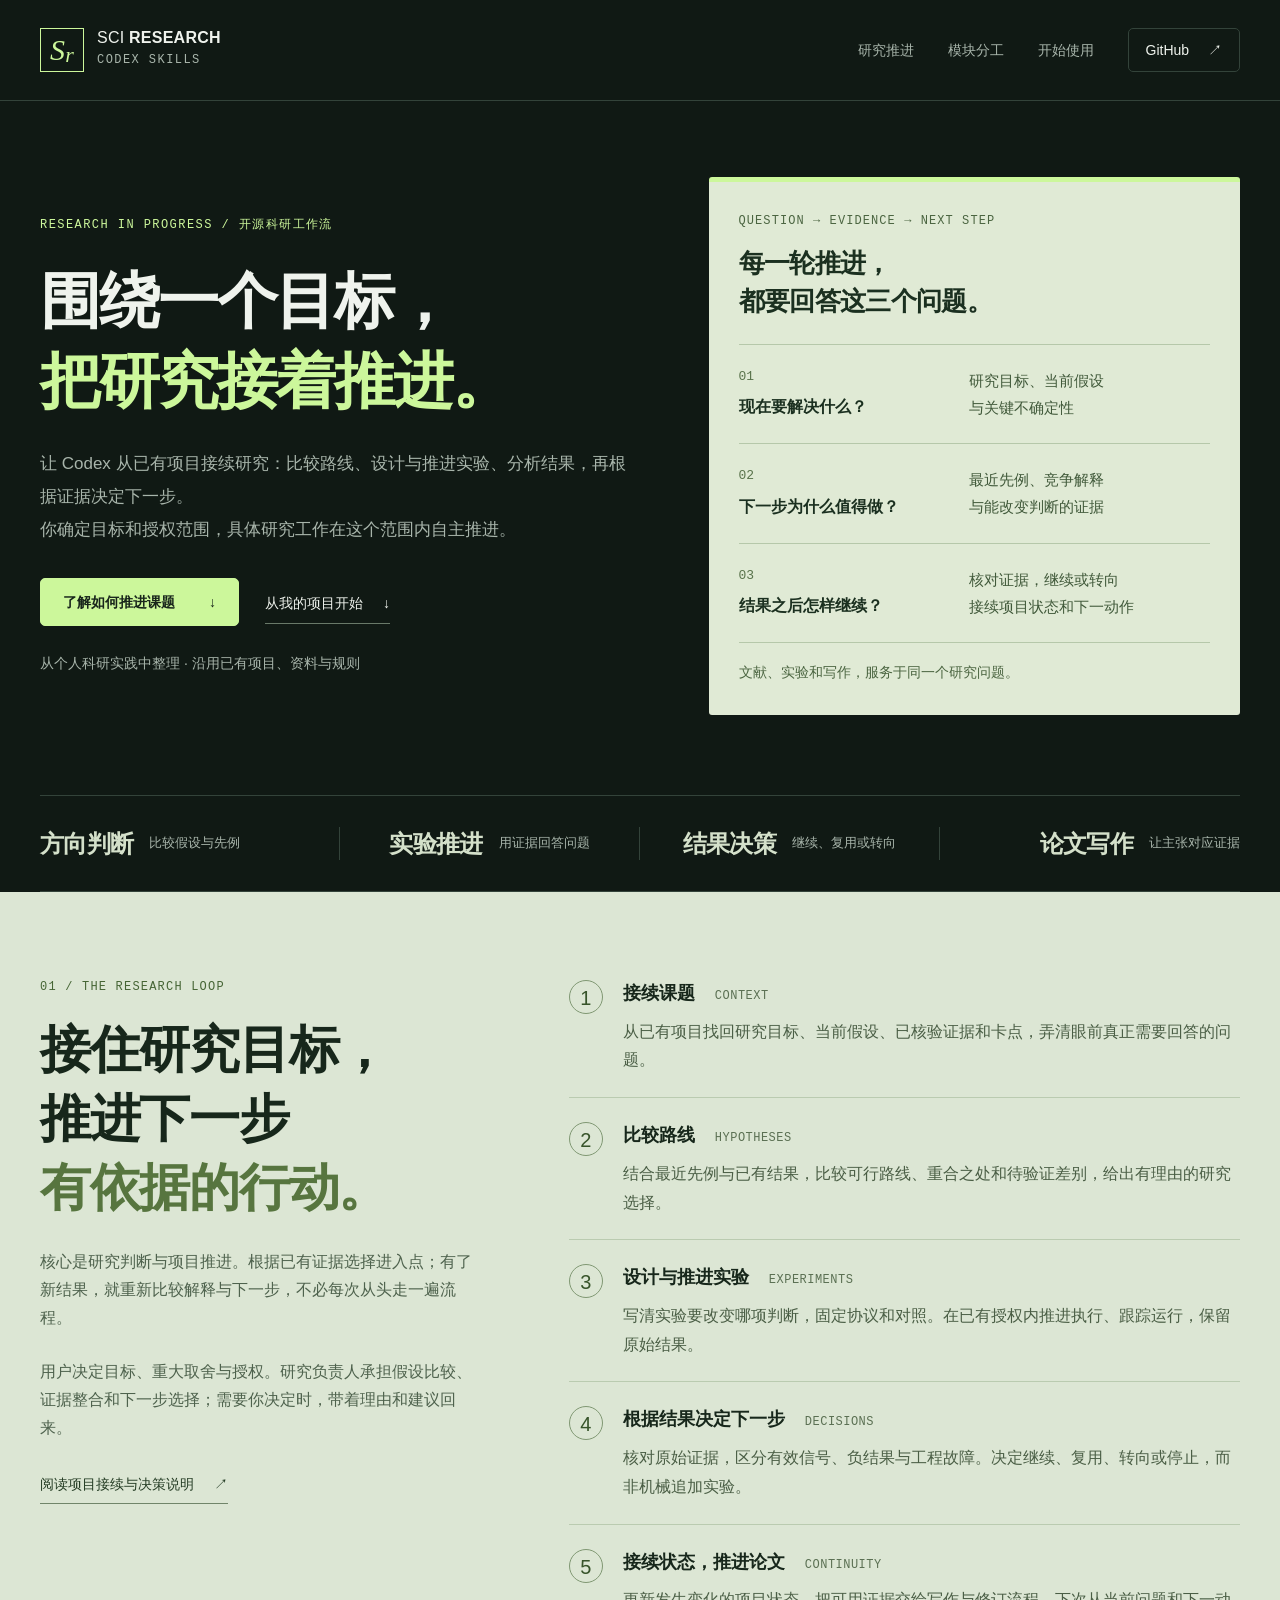
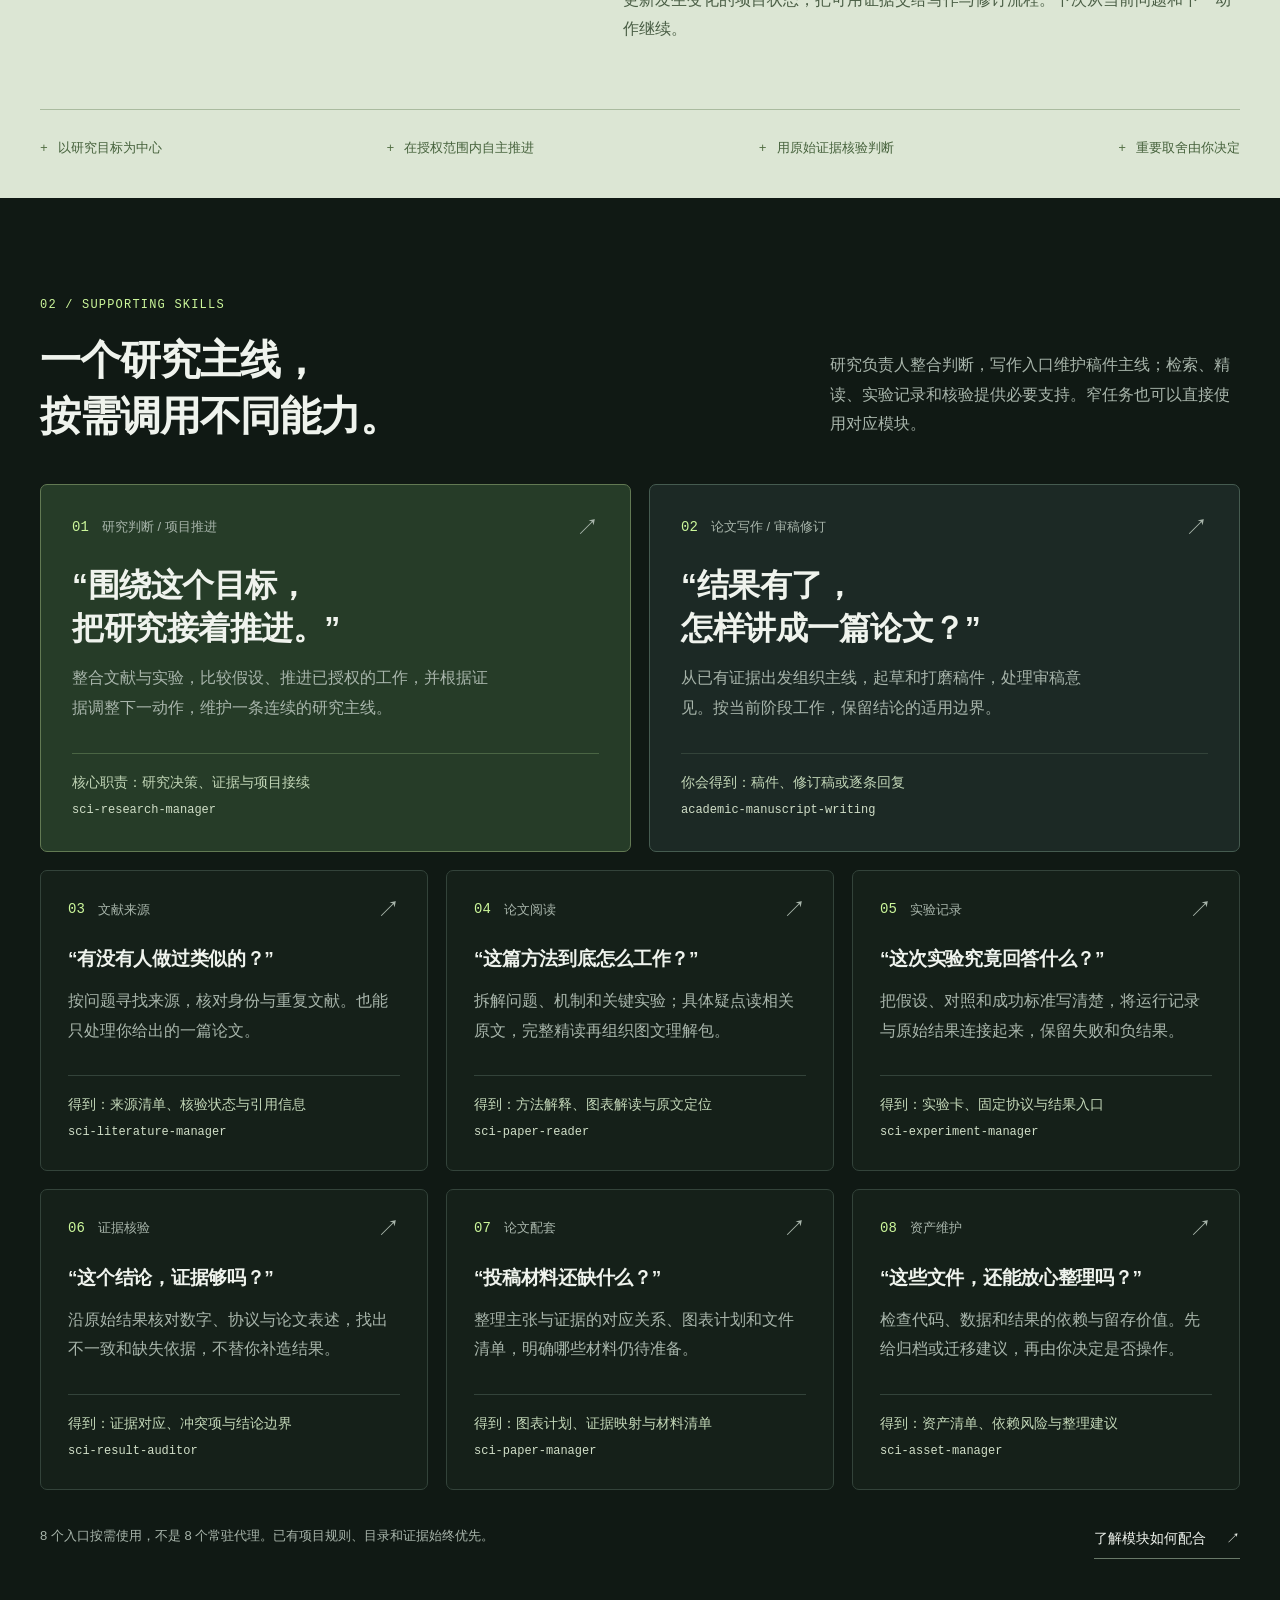
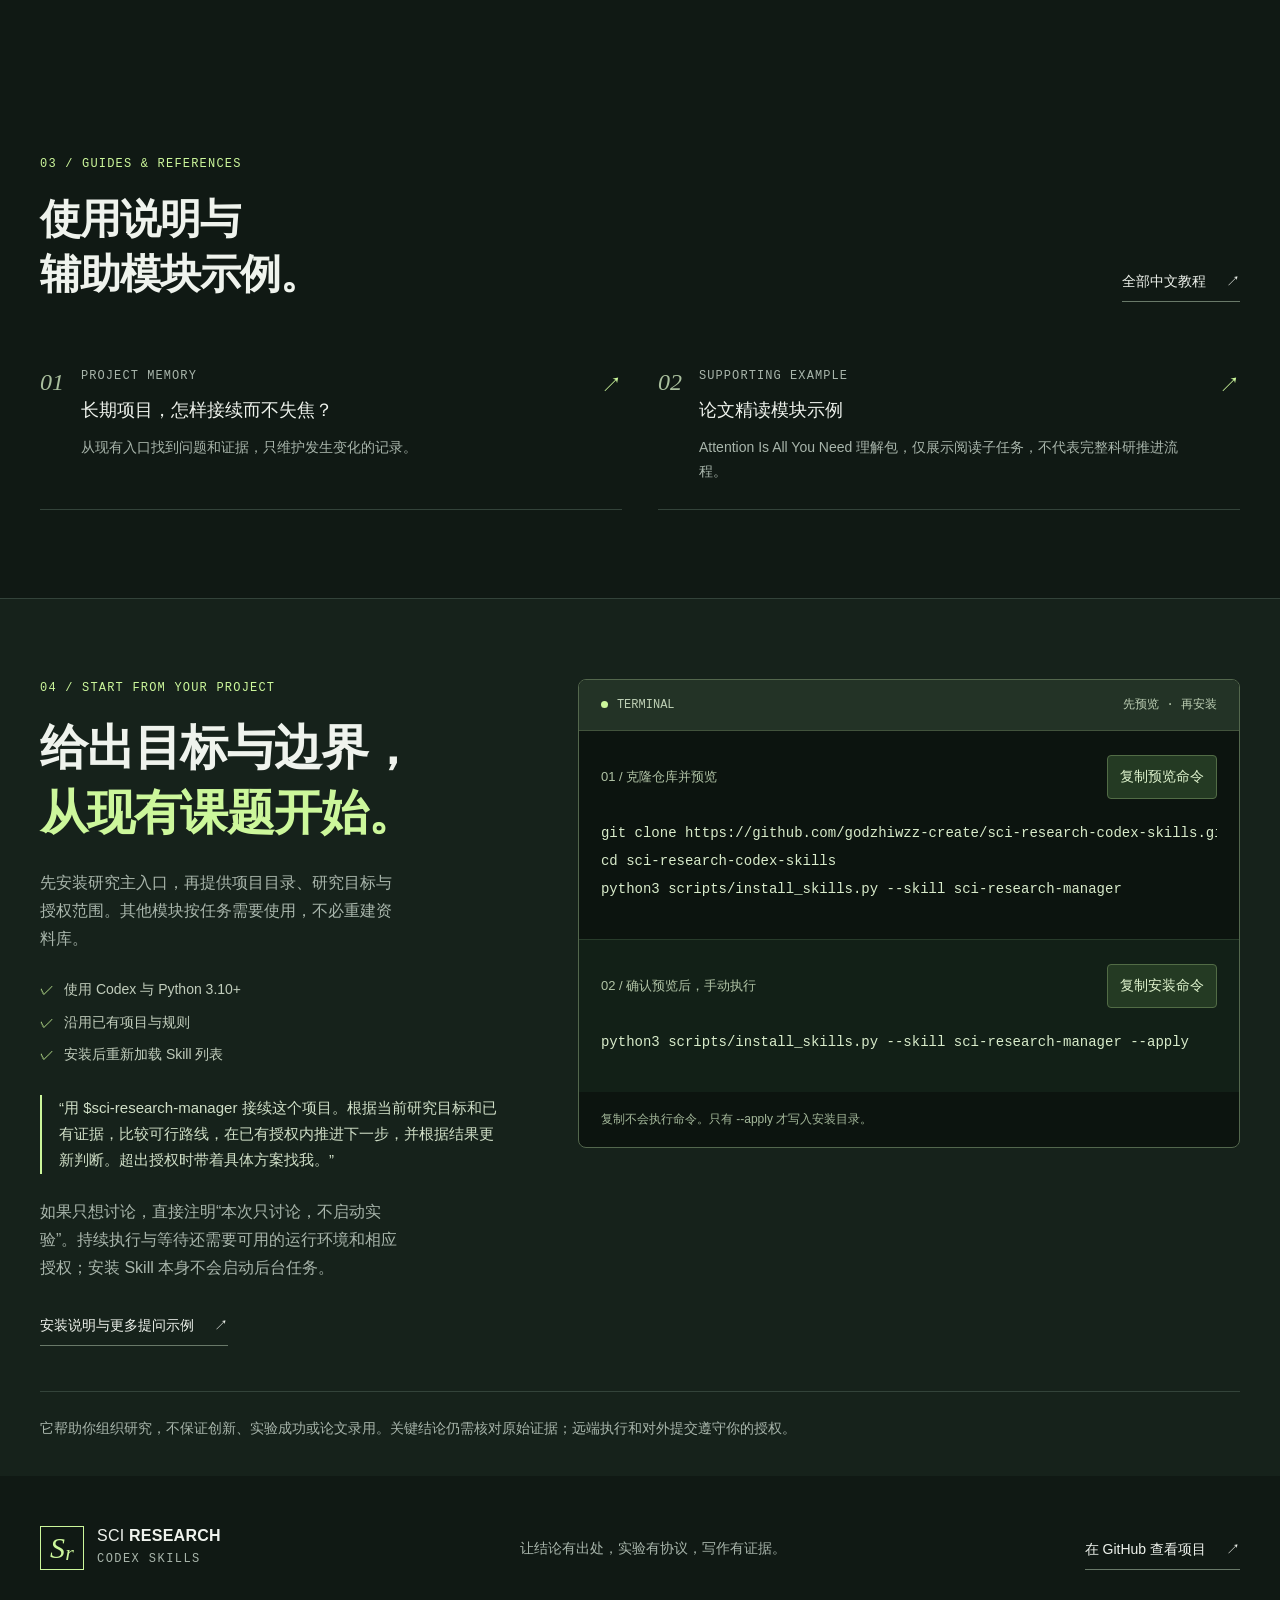
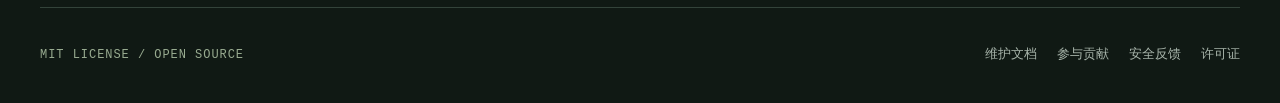
<file: docs/index.html>
<!doctype html>
<html lang="zh-CN">
<head>
  <meta charset="utf-8">
  <meta name="viewport" content="width=device-width, initial-scale=1">
  <meta name="description" content="从个人科研实践中整理的开源 Codex Skills。围绕研究目标接续项目，比较路线、设计与推进实验、核对结果，并根据证据决定下一步。">
  <link rel="canonical" href="https://godzhiwzz-create.github.io/sci-research-codex-skills/">
  <meta property="og:type" content="website">
  <meta property="og:title" content="SCI Research｜围绕目标，推进研究">
  <meta property="og:description" content="接续课题、比较路线、推进实验、分析结果。让文献、实验和写作服务于同一个研究目标。">
  <meta property="og:url" content="https://godzhiwzz-create.github.io/sci-research-codex-skills/">
  <meta name="theme-color" content="#101914">
  <title>SCI Research｜围绕目标，推进研究</title>
  <link rel="stylesheet" href="assets/site.css">
</head>
<body id="top">
  <a class="skip-link" href="#main">跳转到主要内容</a>
  <header class="site-header">
    <div class="wrap header-inner">
      <a class="brand" href="#top" aria-label="SCI Research 首页"><span class="brand-mark" aria-hidden="true">S<span>r</span></span><span>SCI <strong>RESEARCH</strong><small>CODEX SKILLS</small></span></a>
      <nav aria-label="主要导航"><a href="#workflow">研究推进</a><a href="#choose">模块分工</a><a href="#install">开始使用</a><a class="nav-repo" href="https://github.com/godzhiwzz-create/sci-research-codex-skills">GitHub <span aria-hidden="true">↗</span></a></nav>
    </div>
  </header>
  <div class="hero">
    <div class="wrap hero-grid">
      <div class="hero-copy">
        <p class="eyebrow">RESEARCH IN PROGRESS / 开源科研工作流</p>
        <h1>围绕一个目标，<br><span>把研究接着推进。</span></h1>
        <p class="hero-description">让 Codex 从已有项目接续研究：比较路线、设计与推进实验、分析结果，再根据证据决定下一步。<br>你确定目标和授权范围，具体研究工作在这个范围内自主推进。</p>
        <div class="actions">
          <a class="button primary" href="#workflow">了解如何推进课题 <span aria-hidden="true">↓</span></a>
          <a class="text-link" href="#install">从我的项目开始 <span aria-hidden="true">↓</span></a>
        </div>
        <p class="audience-note">从个人科研实践中整理 · 沿用已有项目、资料与规则</p>
      </div>
      <aside class="research-desk" aria-labelledby="desk-title">
        <div class="desk-header"><span class="mono-label">QUESTION → EVIDENCE → NEXT STEP</span><h2 id="desk-title">每一轮推进，<br>都要回答这三个问题。</h2></div>
        <dl class="outcome-list">
          <div><dt><span>01</span> 现在要解决什么？</dt><dd>研究目标、当前假设<br>与关键不确定性</dd></div>
          <div><dt><span>02</span> 下一步为什么值得做？</dt><dd>最近先例、竞争解释<br>与能改变判断的证据</dd></div>
          <div><dt><span>03</span> 结果之后怎样继续？</dt><dd>核对证据，继续或转向<br>接续项目状态和下一动作</dd></div>
        </dl>
        <p class="desk-note">文献、实验和写作，服务于同一个研究问题。</p>
      </aside>
    </div>
    <div class="wrap facts-row" aria-label="适用研究环节">
      <div><strong>方向判断</strong><span>比较假设与先例</span></div>
      <div><strong>实验推进</strong><span>用证据回答问题</span></div>
      <div><strong>结果决策</strong><span>继续、复用或转向</span></div>
      <div><strong>论文写作</strong><span>让主张对应证据</span></div>
    </div>
  </div>

  <main id="main" tabindex="-1">
    <section class="workflow-section" id="workflow" aria-labelledby="workflow-title">
      <div class="wrap workflow-layout">
        <div class="workflow-copy"><p class="section-label">01 / THE RESEARCH LOOP</p><h2 id="workflow-title">接住研究目标，<br>推进下一步<br><span>有依据的行动。</span></h2><p>核心是研究判断与项目推进。根据已有证据选择进入点；有了新结果，就重新比较解释与下一步，不必每次从头走一遍流程。</p><p>用户决定目标、重大取舍与授权。研究负责人承担假设比较、证据整合和下一步选择；需要你决定时，带着理由和建议回来。</p><a class="text-link" href="https://github.com/godzhiwzz-create/sci-research-codex-skills/blob/main/docs/tutorials/project-management.md">阅读项目接续与决策说明 <span aria-hidden="true">↗</span></a></div>
        <div class="workflow-list">
          <article><span class="workflow-marker" aria-hidden="true">1</span><div><h3>接续课题 <small>CONTEXT</small></h3><p>从已有项目找回研究目标、当前假设、已核验证据和卡点，弄清眼前真正需要回答的问题。</p></div></article>
          <article><span class="workflow-marker" aria-hidden="true">2</span><div><h3>比较路线 <small>HYPOTHESES</small></h3><p>结合最近先例与已有结果，比较可行路线、重合之处和待验证差别，给出有理由的研究选择。</p></div></article>
          <article><span class="workflow-marker" aria-hidden="true">3</span><div><h3>设计与推进实验 <small>EXPERIMENTS</small></h3><p>写清实验要改变哪项判断，固定协议和对照。在已有授权内推进执行、跟踪运行，保留原始结果。</p></div></article>
          <article><span class="workflow-marker" aria-hidden="true">4</span><div><h3>根据结果决定下一步 <small>DECISIONS</small></h3><p>核对原始证据，区分有效信号、负结果与工程故障。决定继续、复用、转向或停止，而非机械追加实验。</p></div></article>
          <article><span class="workflow-marker" aria-hidden="true">5</span><div><h3>接续状态，推进论文 <small>CONTINUITY</small></h3><p>更新发生变化的项目状态，把可用证据交给写作与修订流程。下次从当前问题和下一动作继续。</p></div></article>
        </div>
      </div>
      <div class="wrap principles"><span>以研究目标为中心</span><span>在授权范围内自主推进</span><span>用原始证据核验判断</span><span>重要取舍由你决定</span></div>
    </section>

    <section class="section wrap" id="choose" aria-labelledby="choose-title">
      <div class="section-heading">
        <div><p class="section-label">02 / SUPPORTING SKILLS</p><h2 id="choose-title">一个研究主线，<br>按需调用不同能力。</h2></div>
        <p class="section-intro">研究负责人整合判断，写作入口维护稿件主线；检索、精读、实验记录和核验提供必要支持。窄任务也可以直接使用对应模块。</p>
      </div>
      <div class="owner-grid">
        <a class="skill-card owner-card research-card" href="https://github.com/godzhiwzz-create/sci-research-codex-skills/tree/main/skills/sci-research-manager">
          <div class="card-topline"><span class="skill-number">01</span><span>研究判断 / 项目推进</span><span class="card-arrow" aria-hidden="true">↗</span></div>
          <h3>“围绕这个目标，<br>把研究接着推进。”</h3>
          <p>整合文献与实验，比较假设、推进已授权的工作，并根据证据调整下一动作，维护一条连续的研究主线。</p>
          <div class="card-bottom"><span class="output-label">核心职责：研究决策、证据与项目接续</span><code>sci-research-manager</code></div>
        </a>
        <a class="skill-card owner-card manuscript-card" href="https://github.com/godzhiwzz-create/sci-research-codex-skills/tree/main/skills/academic-manuscript-writing">
          <div class="card-topline"><span class="skill-number">02</span><span>论文写作 / 审稿修订</span><span class="card-arrow" aria-hidden="true">↗</span></div>
          <h3>“结果有了，<br>怎样讲成一篇论文？”</h3>
          <p>从已有证据出发组织主线，起草和打磨稿件，处理审稿意见。按当前阶段工作，保留结论的适用边界。</p>
          <div class="card-bottom"><span class="output-label">你会得到：稿件、修订稿或逐条回复</span><code>academic-manuscript-writing</code></div>
        </a>
      </div>
      <div class="specialist-grid">
        <a class="skill-card" href="https://github.com/godzhiwzz-create/sci-research-codex-skills/tree/main/skills/sci-literature-manager">
          <div class="card-topline"><span class="skill-number">03</span><span>文献来源</span><span class="card-arrow" aria-hidden="true">↗</span></div>
          <h3>“有没有人做过类似的？”</h3><p>按问题寻找来源，核对身份与重复文献。也能只处理你给出的一篇论文。</p>
          <div class="card-bottom"><span class="output-label">得到：来源清单、核验状态与引用信息</span><code>sci-literature-manager</code></div>
        </a>
        <a class="skill-card" href="https://github.com/godzhiwzz-create/sci-research-codex-skills/tree/main/skills/sci-paper-reader">
          <div class="card-topline"><span class="skill-number">04</span><span>论文阅读</span><span class="card-arrow" aria-hidden="true">↗</span></div>
          <h3>“这篇方法到底怎么工作？”</h3><p>拆解问题、机制和关键实验；具体疑点读相关原文，完整精读再组织图文理解包。</p>
          <div class="card-bottom"><span class="output-label">得到：方法解释、图表解读与原文定位</span><code>sci-paper-reader</code></div>
        </a>
        <a class="skill-card" href="https://github.com/godzhiwzz-create/sci-research-codex-skills/tree/main/skills/sci-experiment-manager">
          <div class="card-topline"><span class="skill-number">05</span><span>实验记录</span><span class="card-arrow" aria-hidden="true">↗</span></div>
          <h3>“这次实验究竟回答什么？”</h3><p>把假设、对照和成功标准写清楚，将运行记录与原始结果连接起来，保留失败和负结果。</p>
          <div class="card-bottom"><span class="output-label">得到：实验卡、固定协议与结果入口</span><code>sci-experiment-manager</code></div>
        </a>
        <a class="skill-card" href="https://github.com/godzhiwzz-create/sci-research-codex-skills/tree/main/skills/sci-result-auditor">
          <div class="card-topline"><span class="skill-number">06</span><span>证据核验</span><span class="card-arrow" aria-hidden="true">↗</span></div>
          <h3>“这个结论，证据够吗？”</h3><p>沿原始结果核对数字、协议与论文表述，找出不一致和缺失依据，不替你补造结果。</p>
          <div class="card-bottom"><span class="output-label">得到：证据对应、冲突项与结论边界</span><code>sci-result-auditor</code></div>
        </a>
        <a class="skill-card" href="https://github.com/godzhiwzz-create/sci-research-codex-skills/tree/main/skills/sci-paper-manager">
          <div class="card-topline"><span class="skill-number">07</span><span>论文配套</span><span class="card-arrow" aria-hidden="true">↗</span></div>
          <h3>“投稿材料还缺什么？”</h3><p>整理主张与证据的对应关系、图表计划和文件清单，明确哪些材料仍待准备。</p>
          <div class="card-bottom"><span class="output-label">得到：图表计划、证据映射与材料清单</span><code>sci-paper-manager</code></div>
        </a>
        <a class="skill-card" href="https://github.com/godzhiwzz-create/sci-research-codex-skills/tree/main/skills/sci-asset-manager">
          <div class="card-topline"><span class="skill-number">08</span><span>资产维护</span><span class="card-arrow" aria-hidden="true">↗</span></div>
          <h3>“这些文件，还能放心整理吗？”</h3><p>检查代码、数据和结果的依赖与留存价值。先给归档或迁移建议，再由你决定是否操作。</p>
          <div class="card-bottom"><span class="output-label">得到：资产清单、依赖风险与整理建议</span><code>sci-asset-manager</code></div>
        </a>
      </div>
      <div class="section-footnote"><span>8 个入口按需使用，不是 8 个常驻代理。已有项目规则、目录和证据始终优先。</span><a class="text-link" href="https://github.com/godzhiwzz-create/sci-research-codex-skills/blob/main/docs/architecture-v2.md">了解模块如何配合 <span aria-hidden="true">↗</span></a></div>
    </section>

    <section class="section wrap learning-section" id="learn" aria-labelledby="learn-title">
      <div class="section-heading"><div><p class="section-label">03 / GUIDES &amp; REFERENCES</p><h2 id="learn-title">使用说明与<br>辅助模块示例。</h2></div><a class="text-link" href="tutorials/">全部中文教程 <span aria-hidden="true">↗</span></a></div>
      <div class="tutorial-grid">
        <a class="tutorial-link" href="https://github.com/godzhiwzz-create/sci-research-codex-skills/blob/main/docs/tutorials/project-management.md"><span class="tutorial-index">01</span><div><span class="mono-label">PROJECT MEMORY</span><h3>长期项目，怎样接续而不失焦？</h3><p>从现有入口找到问题和证据，只维护发生变化的记录。</p></div><span aria-hidden="true">↗</span></a>
        <a class="tutorial-link" href="tutorials/examples/attention-is-all-you-need/"><span class="tutorial-index">02</span><div><span class="mono-label">SUPPORTING EXAMPLE</span><h3>论文精读模块示例</h3><p>Attention Is All You Need 理解包，仅展示阅读子任务，不代表完整科研推进流程。</p></div><span aria-hidden="true">↗</span></a>
      </div>
    </section>

    <section class="install-section" id="install" aria-labelledby="install-title">
      <div class="wrap install-grid">
        <div><p class="section-label">04 / START FROM YOUR PROJECT</p><h2 id="install-title">给出目标与边界，<br><span>从现有课题开始。</span></h2><p class="install-description">先安装研究主入口，再提供项目目录、研究目标与授权范围。其他模块按任务需要使用，不必重建资料库。</p><ul class="install-facts"><li>使用 Codex 与 Python 3.10+</li><li>沿用已有项目与规则</li><li>安装后重新加载 Skill 列表</li></ul><blockquote class="starter-prompt">“用 $sci-research-manager 接续这个项目。根据当前研究目标和已有证据，比较可行路线，在已有授权内推进下一步，并根据结果更新判断。超出授权时带着具体方案找我。”</blockquote><p class="install-description">如果只想讨论，直接注明“本次只讨论，不启动实验”。持续执行与等待还需要可用的运行环境和相应授权；安装 Skill 本身不会启动后台任务。</p><a class="text-link" href="https://github.com/godzhiwzz-create/sci-research-codex-skills#安装">安装说明与更多提问示例 <span aria-hidden="true">↗</span></a></div>
        <div class="terminal">
          <div class="terminal-header"><span><span class="terminal-dot" aria-hidden="true"></span> TERMINAL</span><span>先预览 · 再安装</span></div>
          <div class="command-block"><div class="command-label"><span>01 / 克隆仓库并预览</span><button class="copy-button" type="button" data-copy="preview-command" hidden>复制预览命令</button></div><pre tabindex="0" aria-label="克隆仓库并预览单个 Skill 安装的命令"><code id="preview-command">git clone https://github.com/godzhiwzz-create/sci-research-codex-skills.git
cd sci-research-codex-skills
python3 scripts/install_skills.py --skill sci-research-manager</code></pre></div>
          <div class="command-block apply-block"><div class="command-label"><span>02 / 确认预览后，手动执行</span><button class="copy-button" type="button" data-copy="apply-command" hidden>复制安装命令</button></div><pre tabindex="0" aria-label="确认后实际安装单个 Skill 的命令"><code id="apply-command">python3 scripts/install_skills.py --skill sci-research-manager --apply</code></pre></div>
          <p class="copy-status" id="copy-status" role="status" aria-live="polite">复制不会执行命令。只有 --apply 才写入安装目录。</p>
          <noscript><p class="copy-status">可以直接选择并手动复制上面的命令。</p></noscript>
        </div>
      </div>
      <p class="wrap research-boundary">它帮助你组织研究，不保证创新、实验成功或论文录用。关键结论仍需核对原始证据；远端执行和对外提交遵守你的授权。</p>
    </section>
  </main>

  <footer class="site-footer">
    <div class="wrap footer-main"><a class="brand" href="#top"><span class="brand-mark" aria-hidden="true">S<span>r</span></span><span>SCI <strong>RESEARCH</strong><small>CODEX SKILLS</small></span></a><p>让结论有出处，实验有协议，写作有证据。</p><a class="text-link" href="https://github.com/godzhiwzz-create/sci-research-codex-skills">在 GitHub 查看项目 <span aria-hidden="true">↗</span></a></div>
    <div class="wrap footer-bottom"><span>MIT LICENSE / OPEN SOURCE</span><nav aria-label="项目与维护"><a href="https://github.com/godzhiwzz-create/sci-research-codex-skills/blob/main/MAINTENANCE.md">维护文档</a><a href="https://github.com/godzhiwzz-create/sci-research-codex-skills/blob/main/CONTRIBUTING.md">参与贡献</a><a href="https://github.com/godzhiwzz-create/sci-research-codex-skills/blob/main/SECURITY.md">安全反馈</a><a href="https://github.com/godzhiwzz-create/sci-research-codex-skills/blob/main/LICENSE">许可证</a></nav></div>
  </footer>
  <script src="assets/site.js" defer></script>
</body>
</html>
</file>
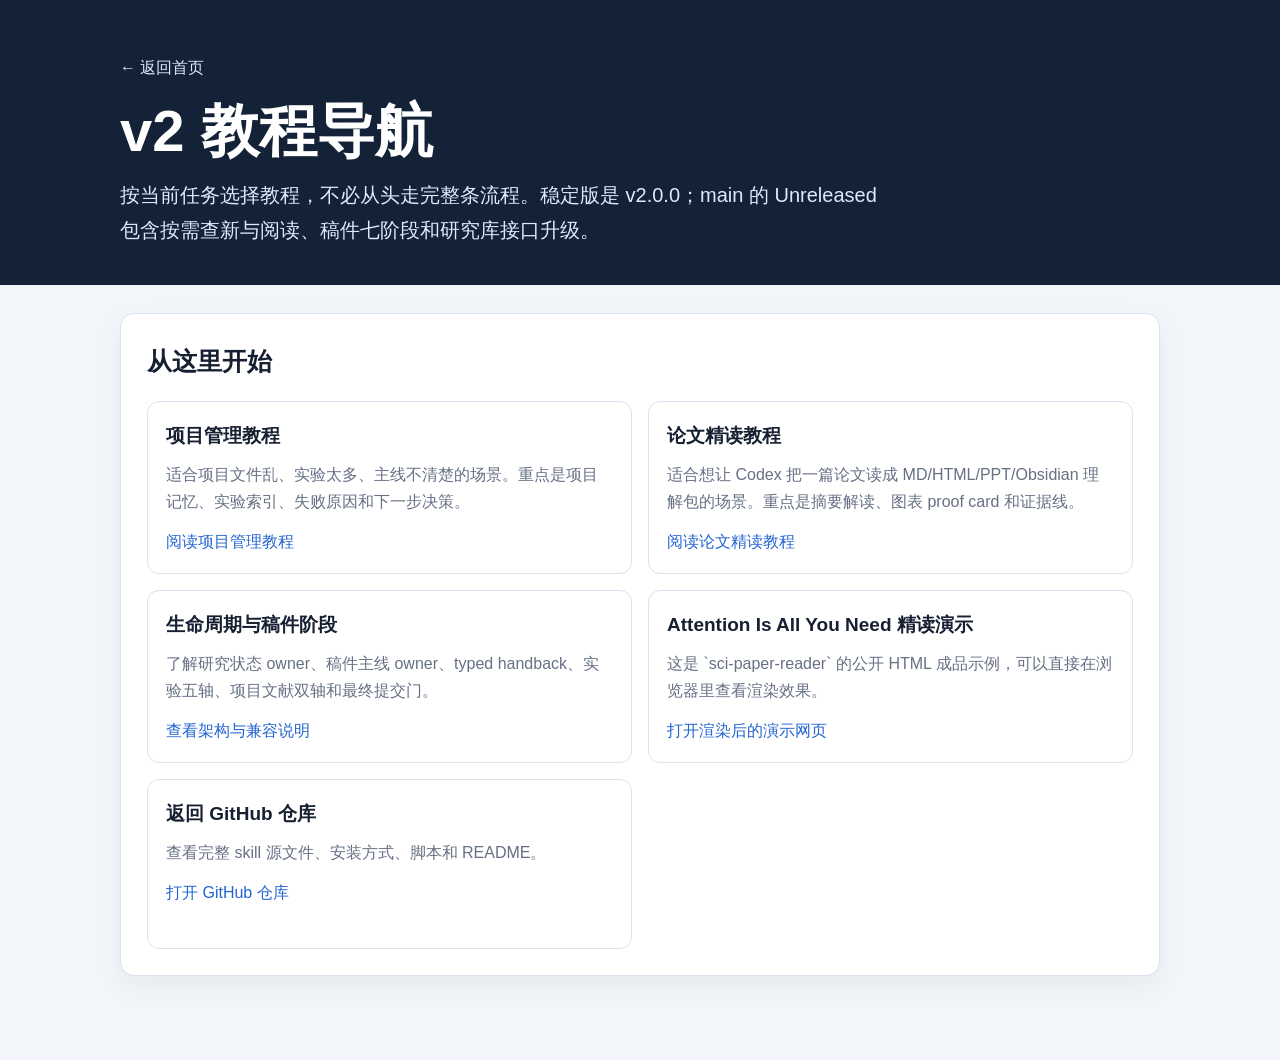
<file: docs/tutorials/index.html>
<!doctype html>
<html lang="zh-CN">
<head>
  <meta charset="utf-8">
  <meta name="viewport" content="width=device-width, initial-scale=1">
  <title>教程导航｜SCI Research Codex Skills</title>
  <style>
    :root {
      --ink: #172033;
      --muted: #667085;
      --line: #d9e2ef;
      --card: #ffffff;
      --blue: #2264d1;
    }
    * { box-sizing: border-box; }
    body {
      margin: 0;
      font-family: -apple-system, BlinkMacSystemFont, "Segoe UI", "Noto Sans SC", "Microsoft YaHei", Arial, sans-serif;
      color: var(--ink);
      background: #f2f5f9;
      line-height: 1.72;
    }
    a { color: var(--blue); text-decoration: none; }
    a:hover { text-decoration: underline; }
    header {
      background: #132237;
      color: #fff;
      padding: 54px 22px 38px;
    }
    .wrap { max-width: 1040px; margin: 0 auto; }
    h1 { margin: 0; font-size: clamp(34px, 5vw, 58px); line-height: 1.08; }
    .subtitle { margin: 16px 0 0; max-width: 780px; color: #dbeafe; font-size: 20px; }
    main { padding: 28px 22px 62px; }
    section {
      max-width: 1040px;
      margin: 0 auto 22px;
      background: var(--card);
      border: 1px solid var(--line);
      border-radius: 14px;
      padding: 26px;
      box-shadow: 0 10px 28px rgba(16, 32, 51, .05);
    }
    h2 { margin: 0 0 12px; font-size: 25px; }
    .grid {
      display: grid;
      grid-template-columns: repeat(2, minmax(0, 1fr));
      gap: 16px;
      margin-top: 18px;
    }
    .card {
      border: 1px solid var(--line);
      border-radius: 12px;
      background: #fff;
      padding: 18px;
      min-height: 170px;
    }
    .card h3 { margin: 0 0 8px; font-size: 19px; }
    .card p { margin: 0 0 12px; color: var(--muted); }
    .back { display: inline-flex; margin-bottom: 18px; color: #dbeafe; }
    a:focus-visible { outline: 3px solid #bc7a00; outline-offset: 4px; }
    @media (max-width: 760px) {
      .grid { grid-template-columns: 1fr; }
    }
  </style>
</head>
<body>
  <header>
    <div class="wrap">
      <a class="back" href="../">← 返回首页</a>
      <h1>v2 教程导航</h1>
      <p class="subtitle">按当前任务选择教程，不必从头走完整条流程。稳定版是 v2.0.0；main 的 Unreleased 包含按需查新与阅读、稿件七阶段和研究库接口升级。</p>
    </div>
  </header>
  <main>
    <section>
      <h2>从这里开始</h2>
      <div class="grid">
        <article class="card">
          <h3>项目管理教程</h3>
          <p>适合项目文件乱、实验太多、主线不清楚的场景。重点是项目记忆、实验索引、失败原因和下一步决策。</p>
          <a href="https://github.com/godzhiwzz-create/sci-research-codex-skills/blob/main/docs/tutorials/project-management.md">阅读项目管理教程</a>
        </article>
        <article class="card">
          <h3>论文精读教程</h3>
          <p>适合想让 Codex 把一篇论文读成 MD/HTML/PPT/Obsidian 理解包的场景。重点是摘要解读、图表 proof card 和证据线。</p>
          <a href="https://github.com/godzhiwzz-create/sci-research-codex-skills/blob/main/docs/tutorials/paper-deepread.md">阅读论文精读教程</a>
        </article>
        <article class="card">
          <h3>生命周期与稿件阶段</h3>
          <p>了解研究状态 owner、稿件主线 owner、typed handback、实验五轴、项目文献双轴和最终提交门。</p>
          <a href="https://github.com/godzhiwzz-create/sci-research-codex-skills/blob/main/docs/architecture-v2.md">查看架构与兼容说明</a>
        </article>
        <article class="card">
          <h3>Attention Is All You Need 精读演示</h3>
          <p>这是 `sci-paper-reader` 的公开 HTML 成品示例，可以直接在浏览器里查看渲染效果。</p>
          <a href="examples/attention-is-all-you-need/">打开渲染后的演示网页</a>
        </article>
        <article class="card">
          <h3>返回 GitHub 仓库</h3>
          <p>查看完整 skill 源文件、安装方式、脚本和 README。</p>
          <a href="https://github.com/godzhiwzz-create/sci-research-codex-skills">打开 GitHub 仓库</a>
        </article>
      </div>
    </section>
  </main>
</body>
</html>
</file>
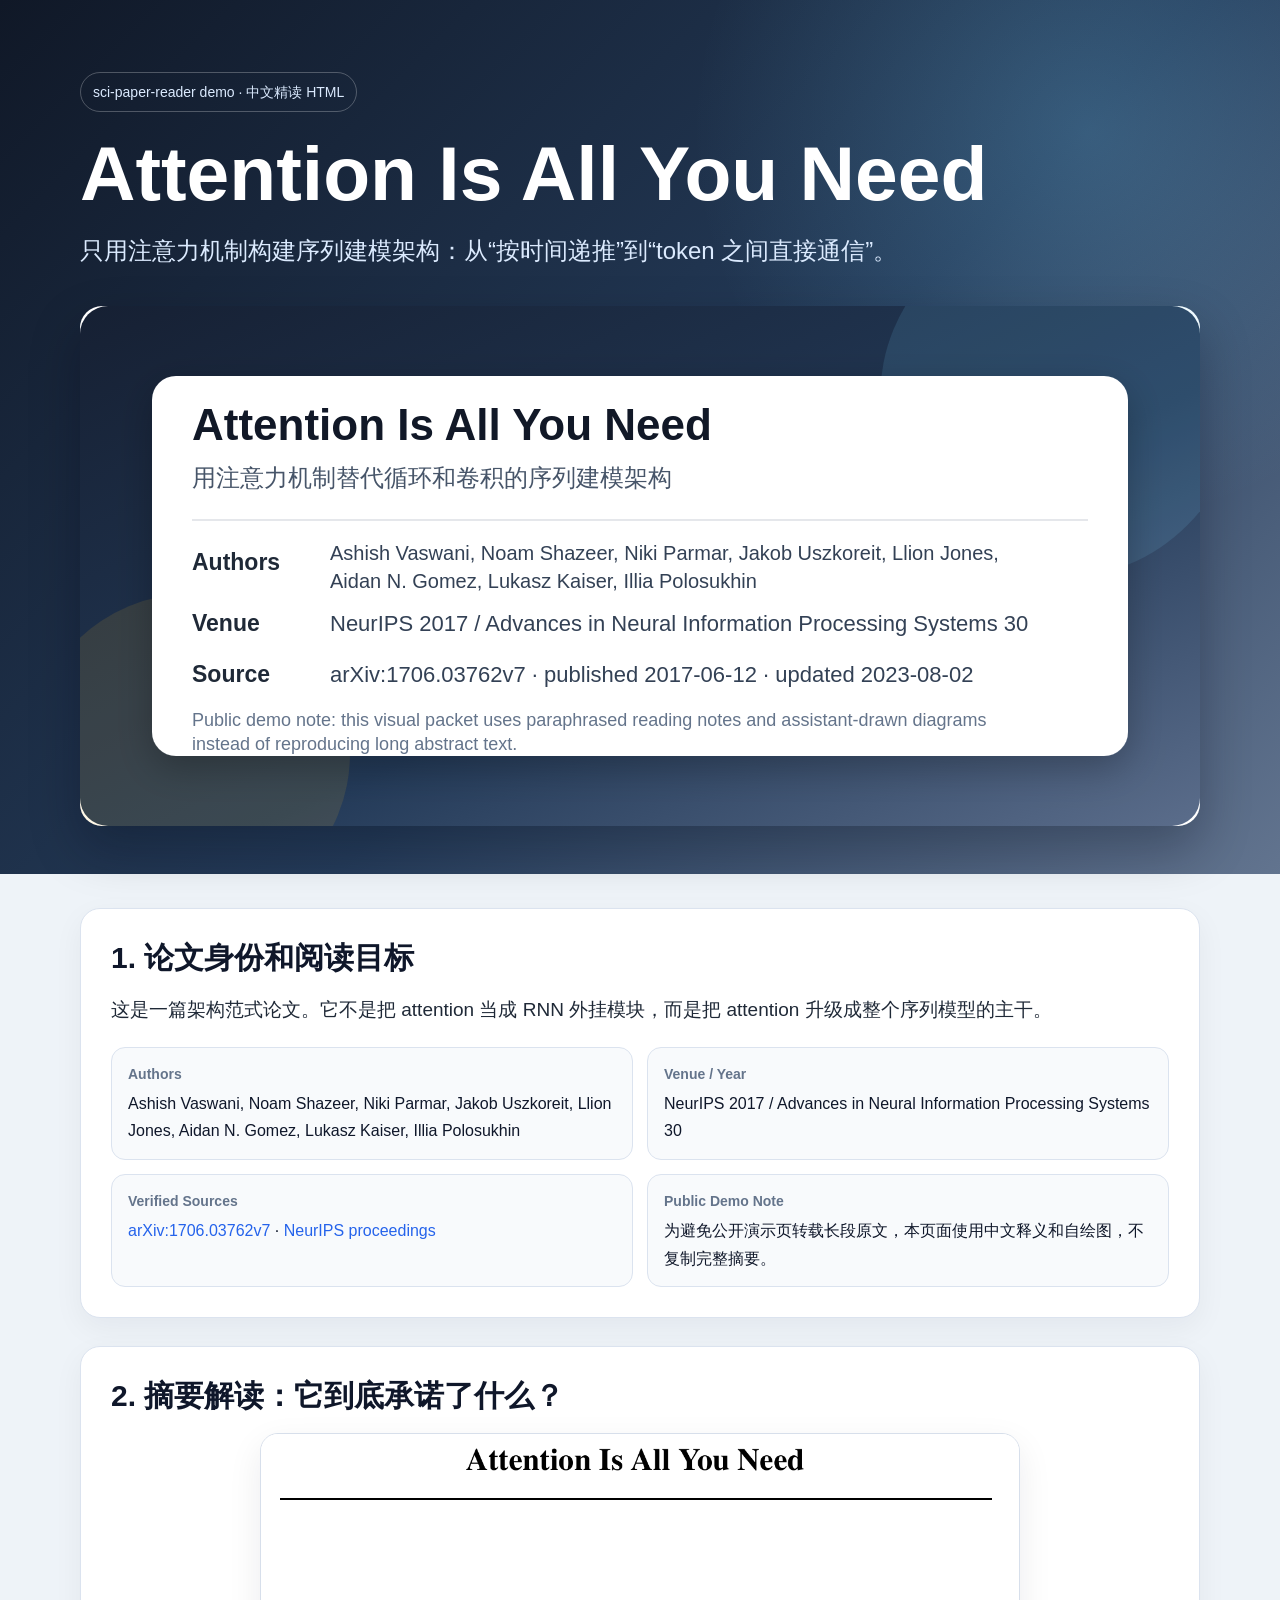
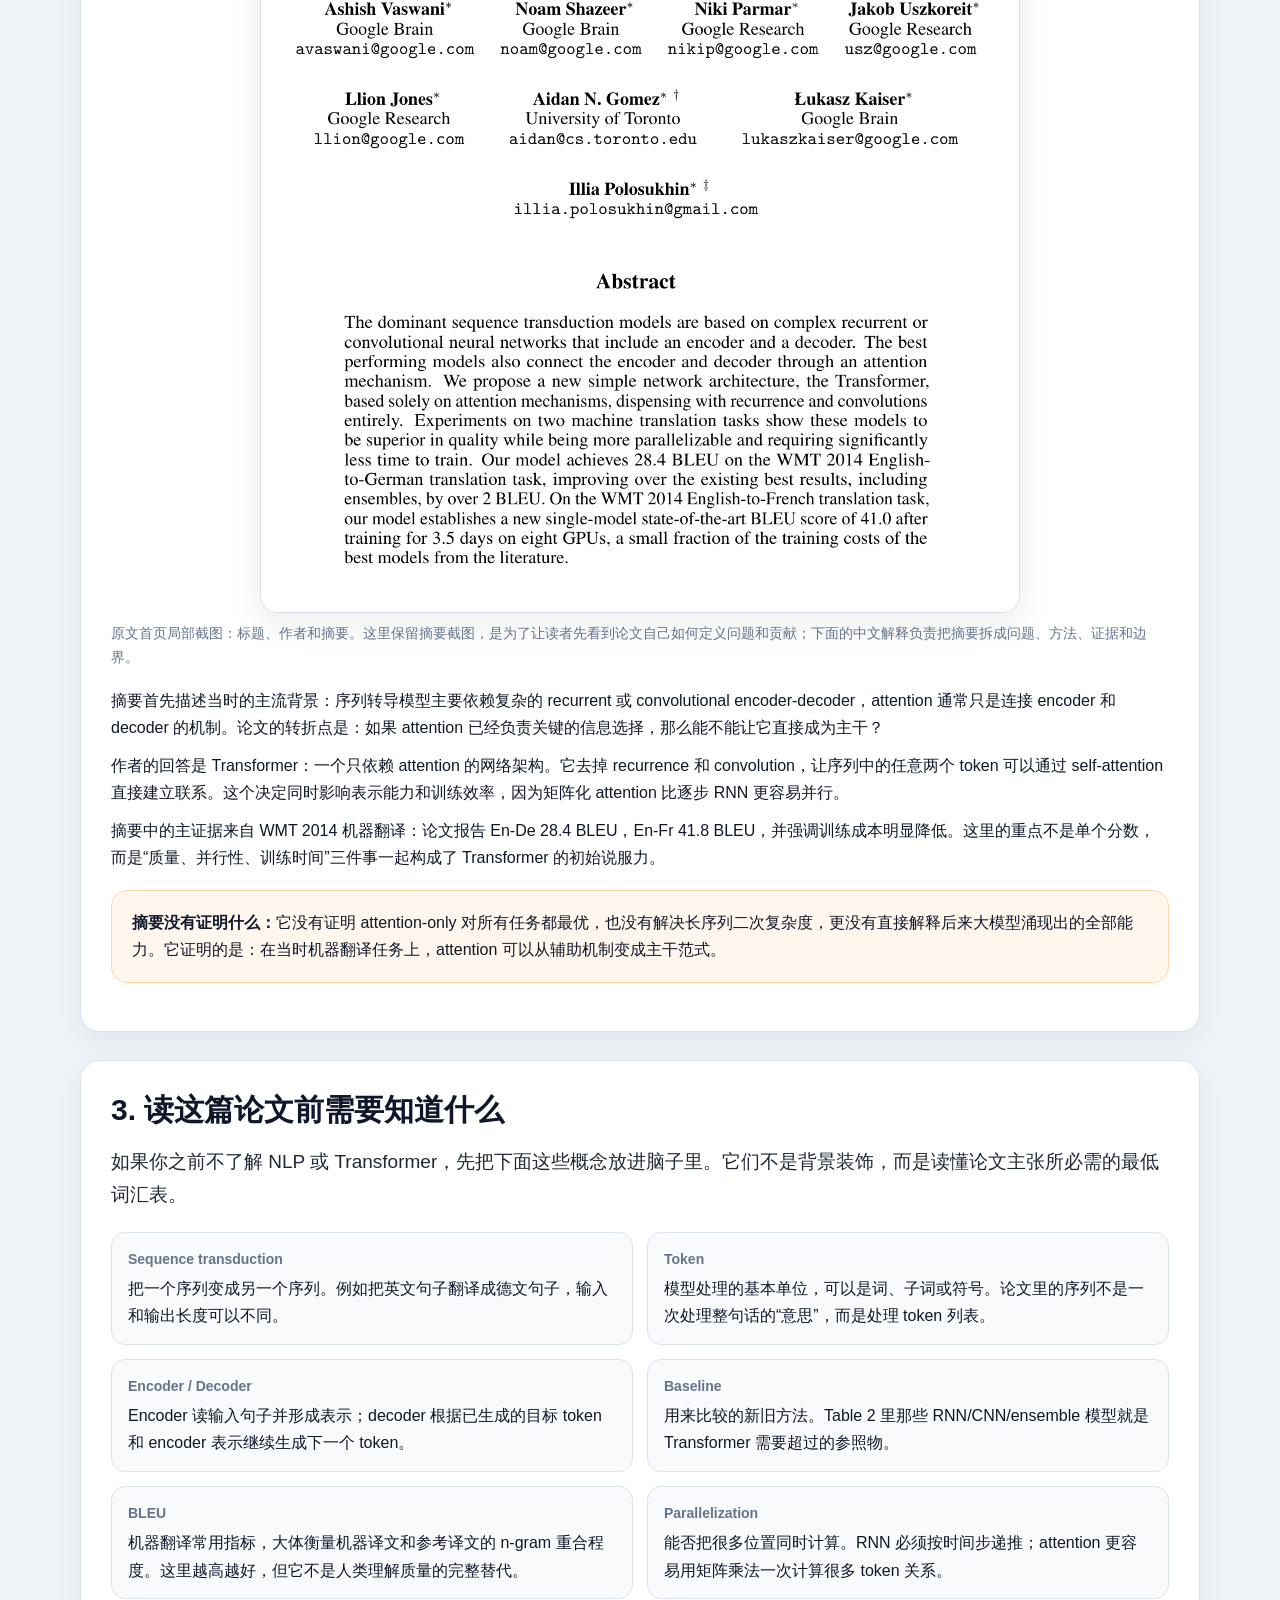
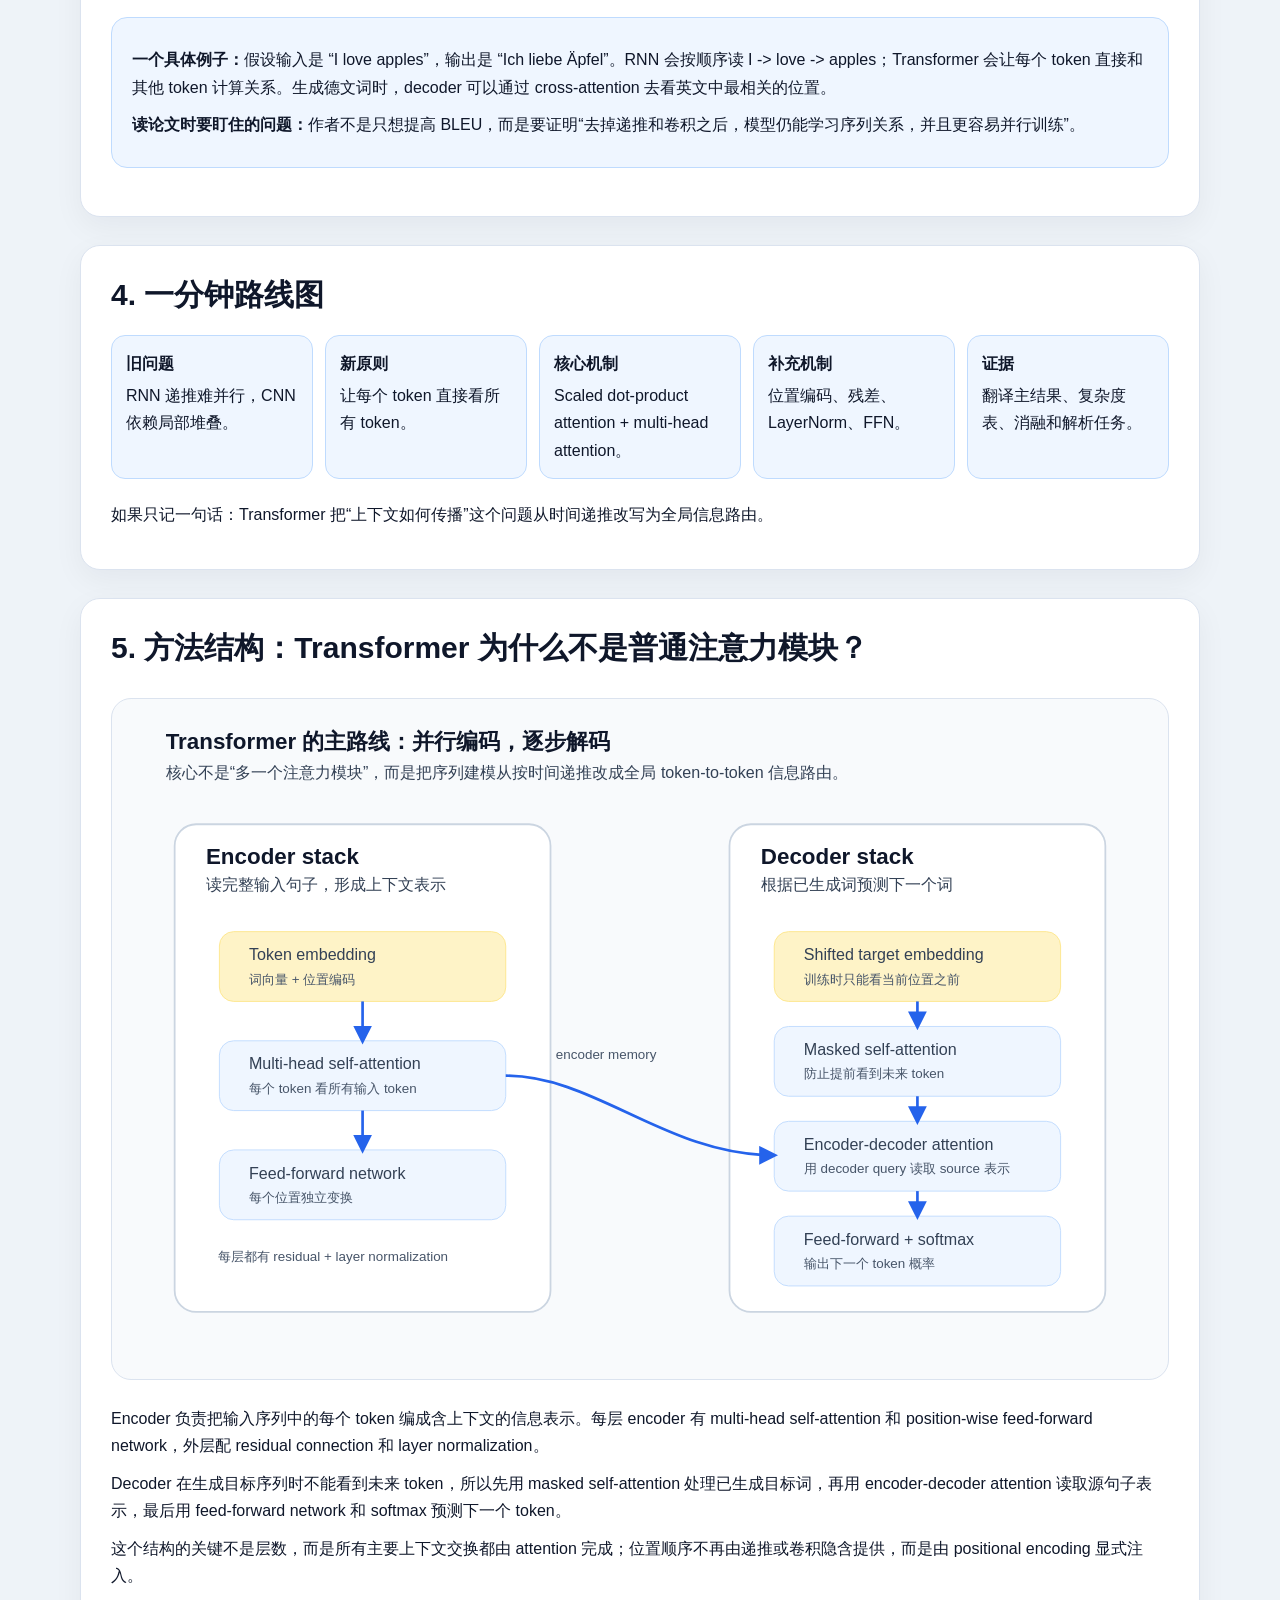
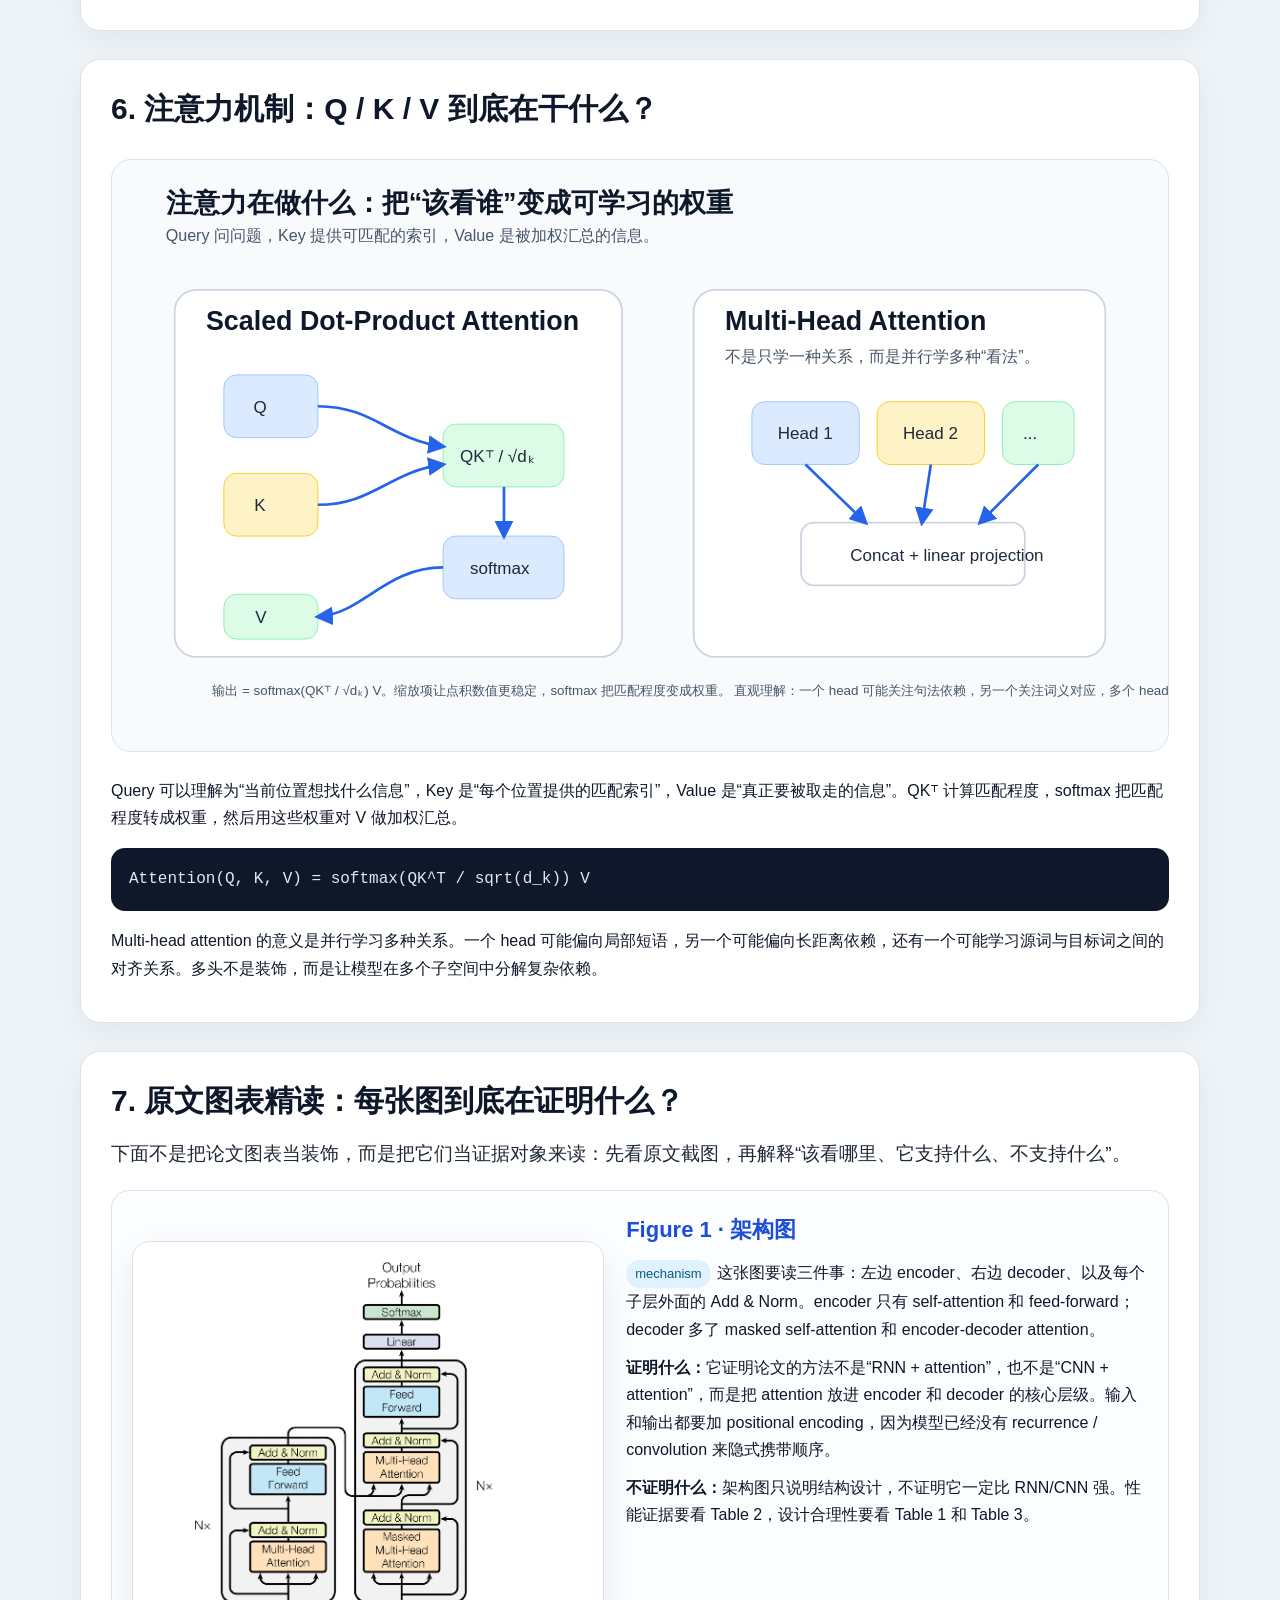
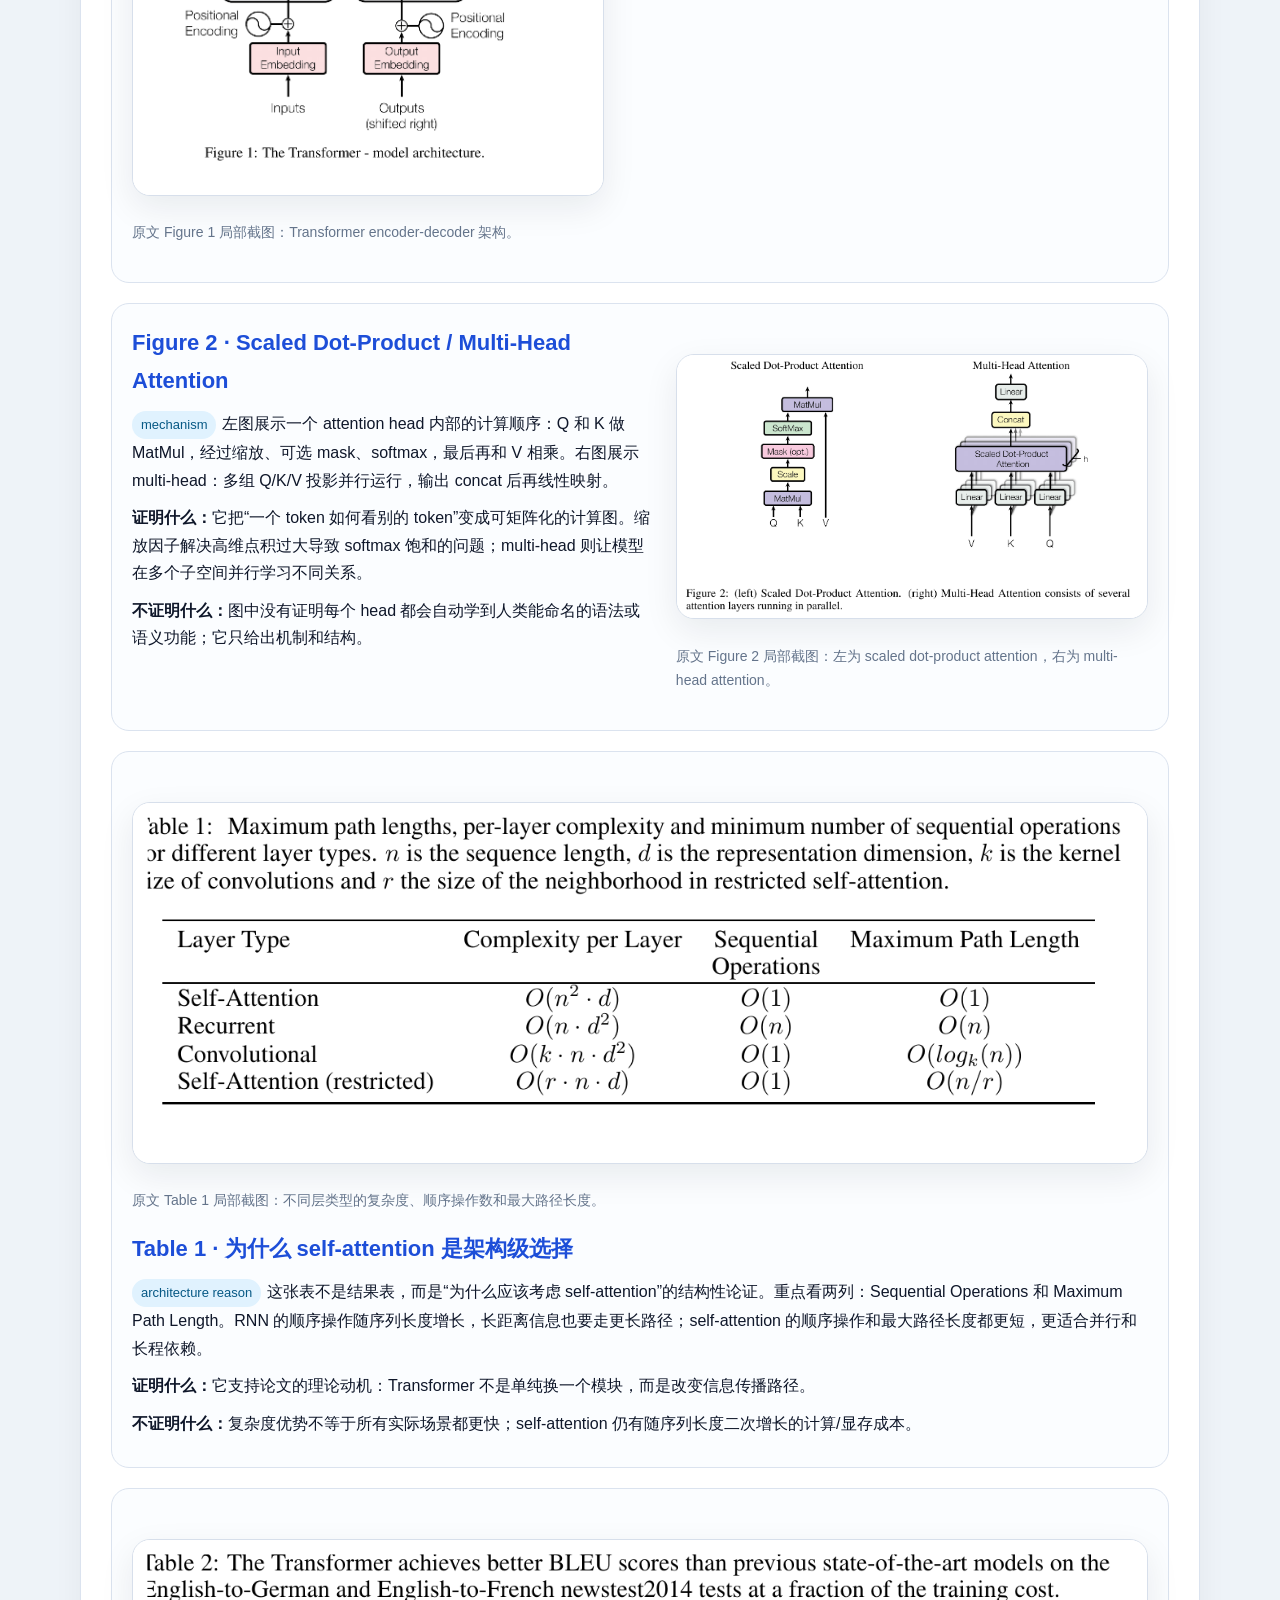
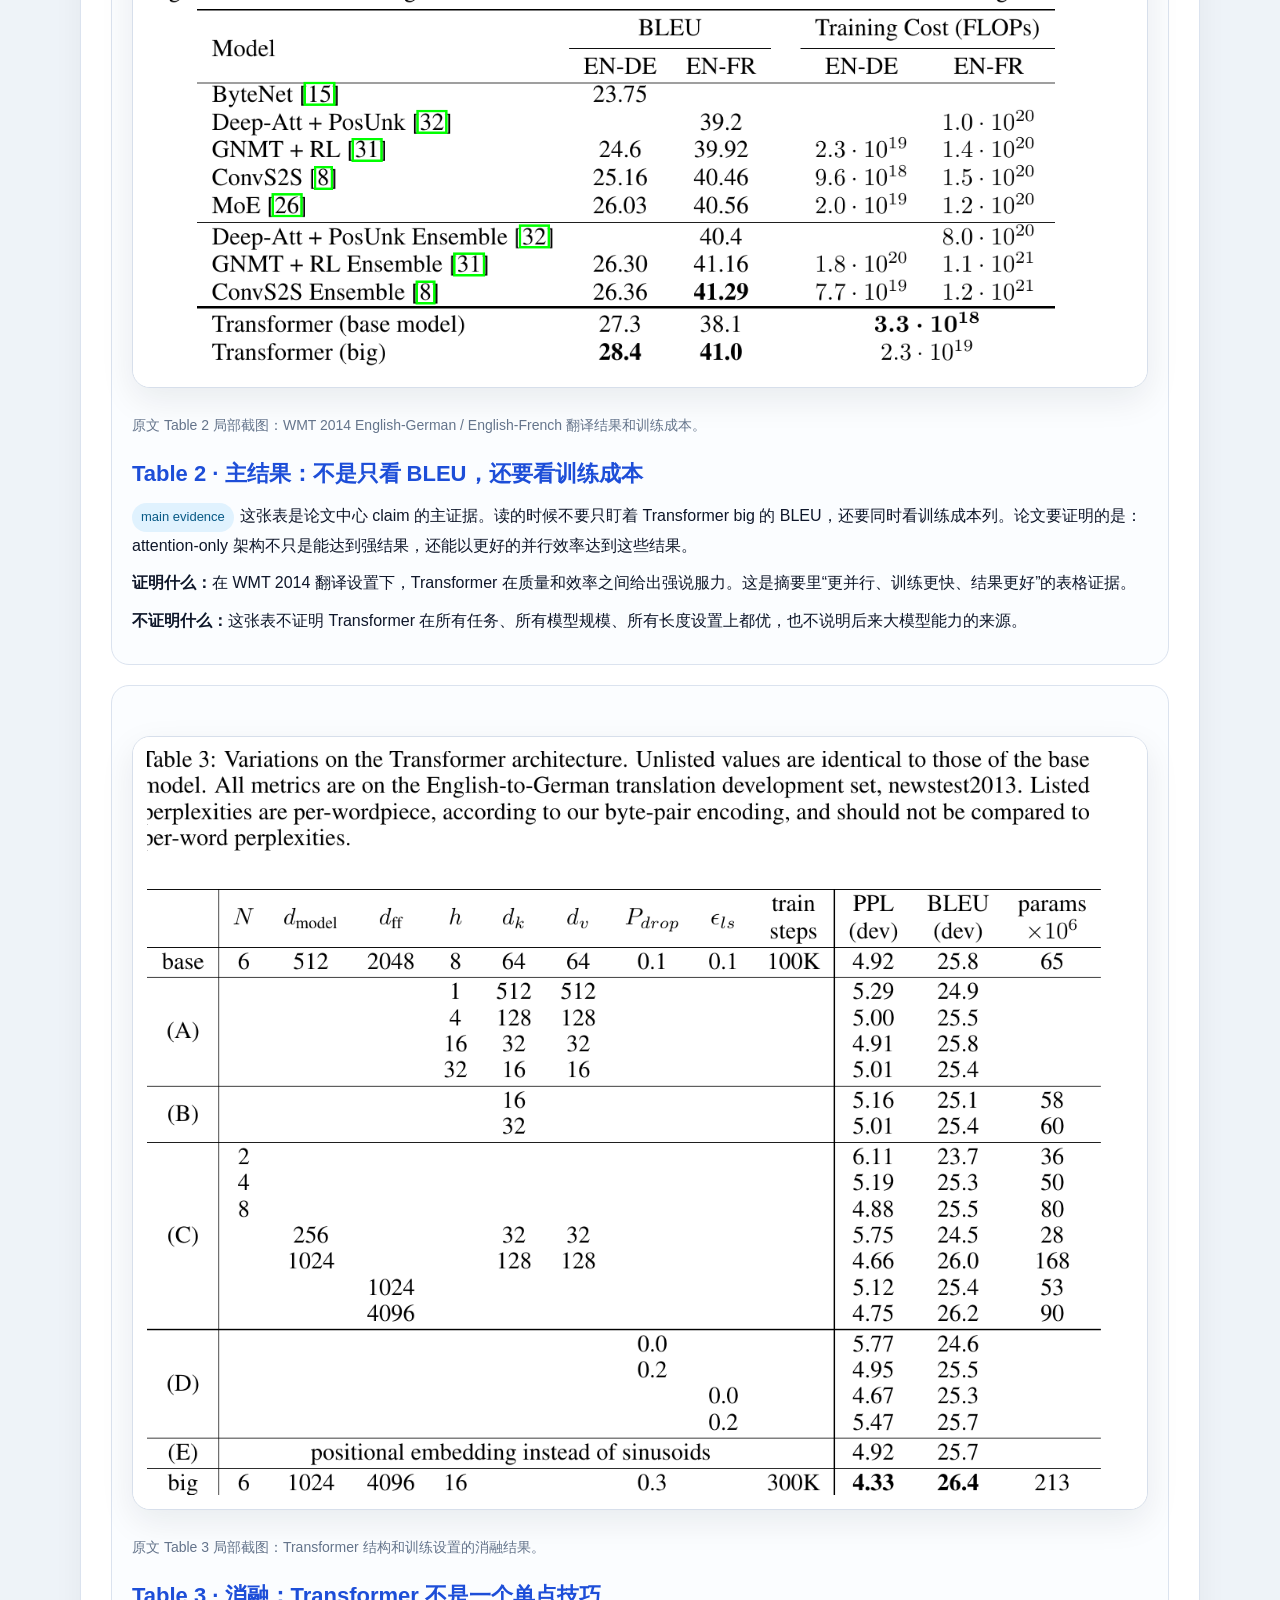
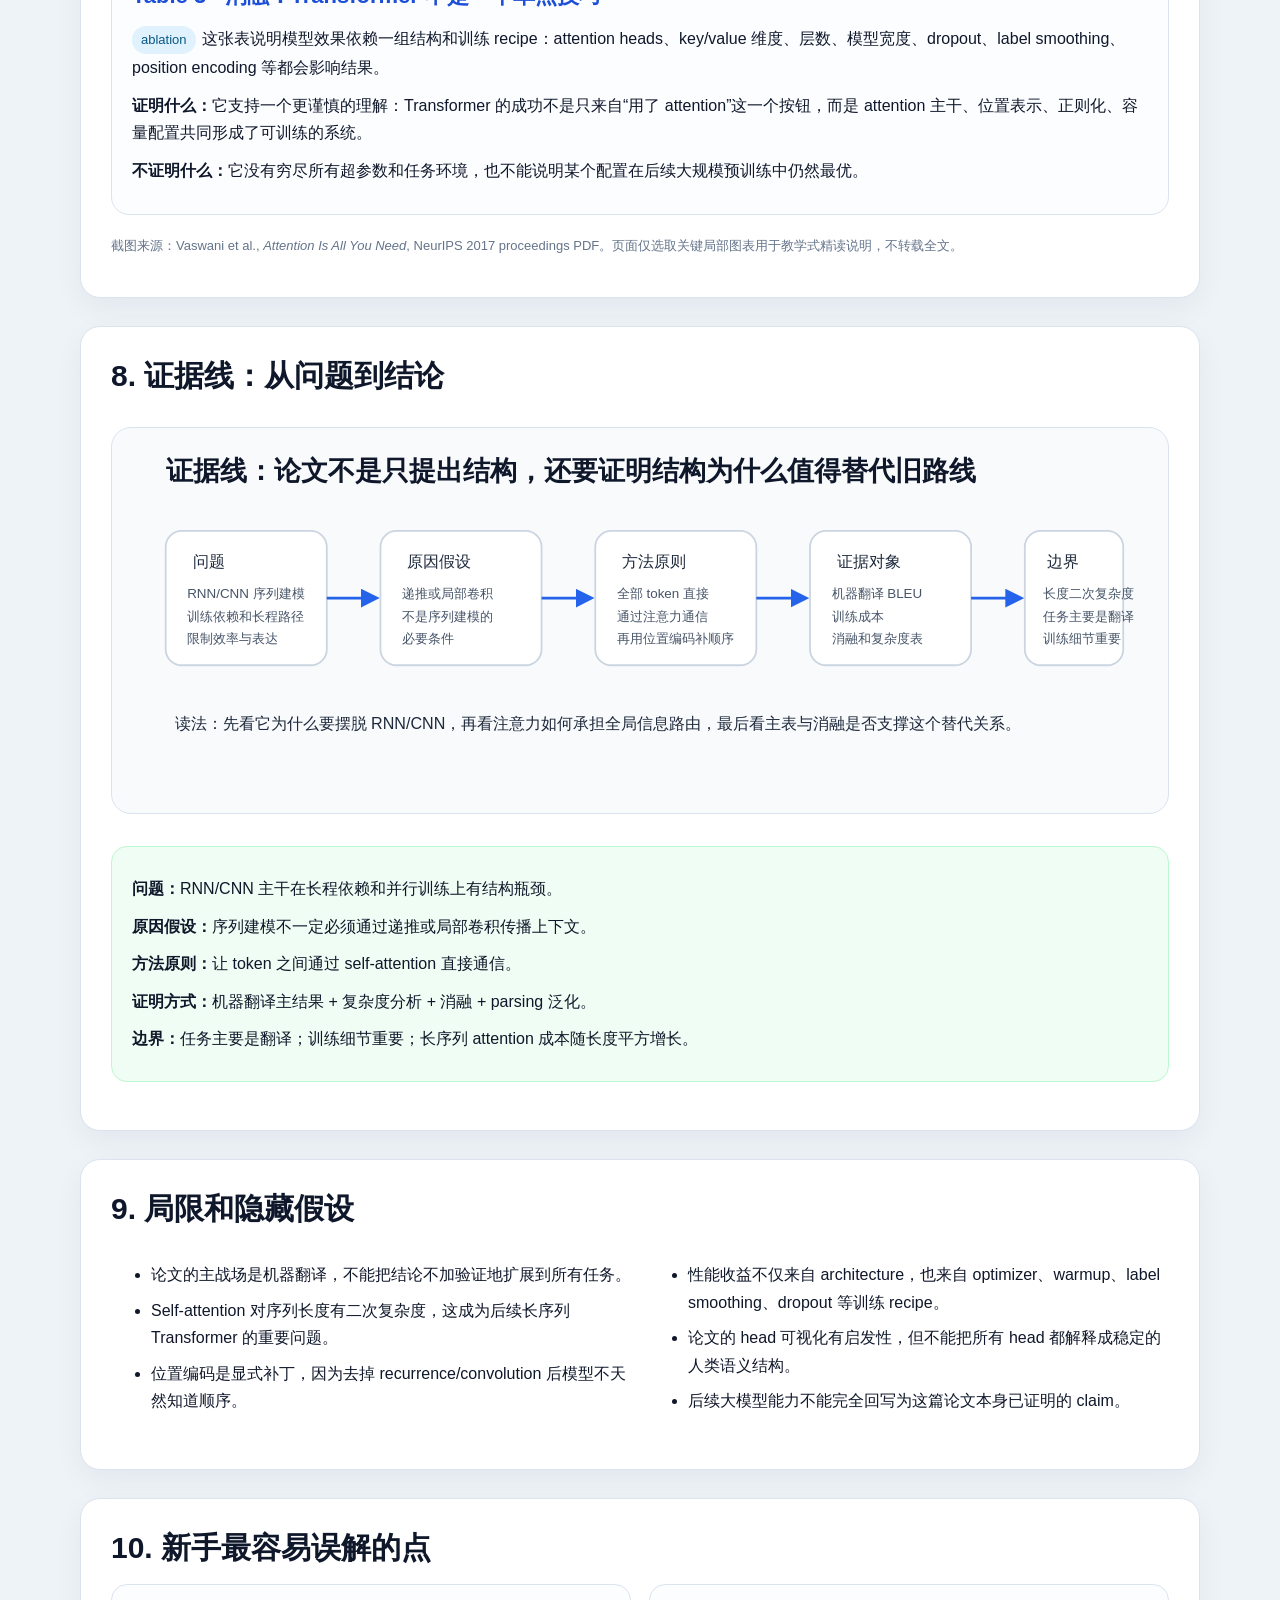
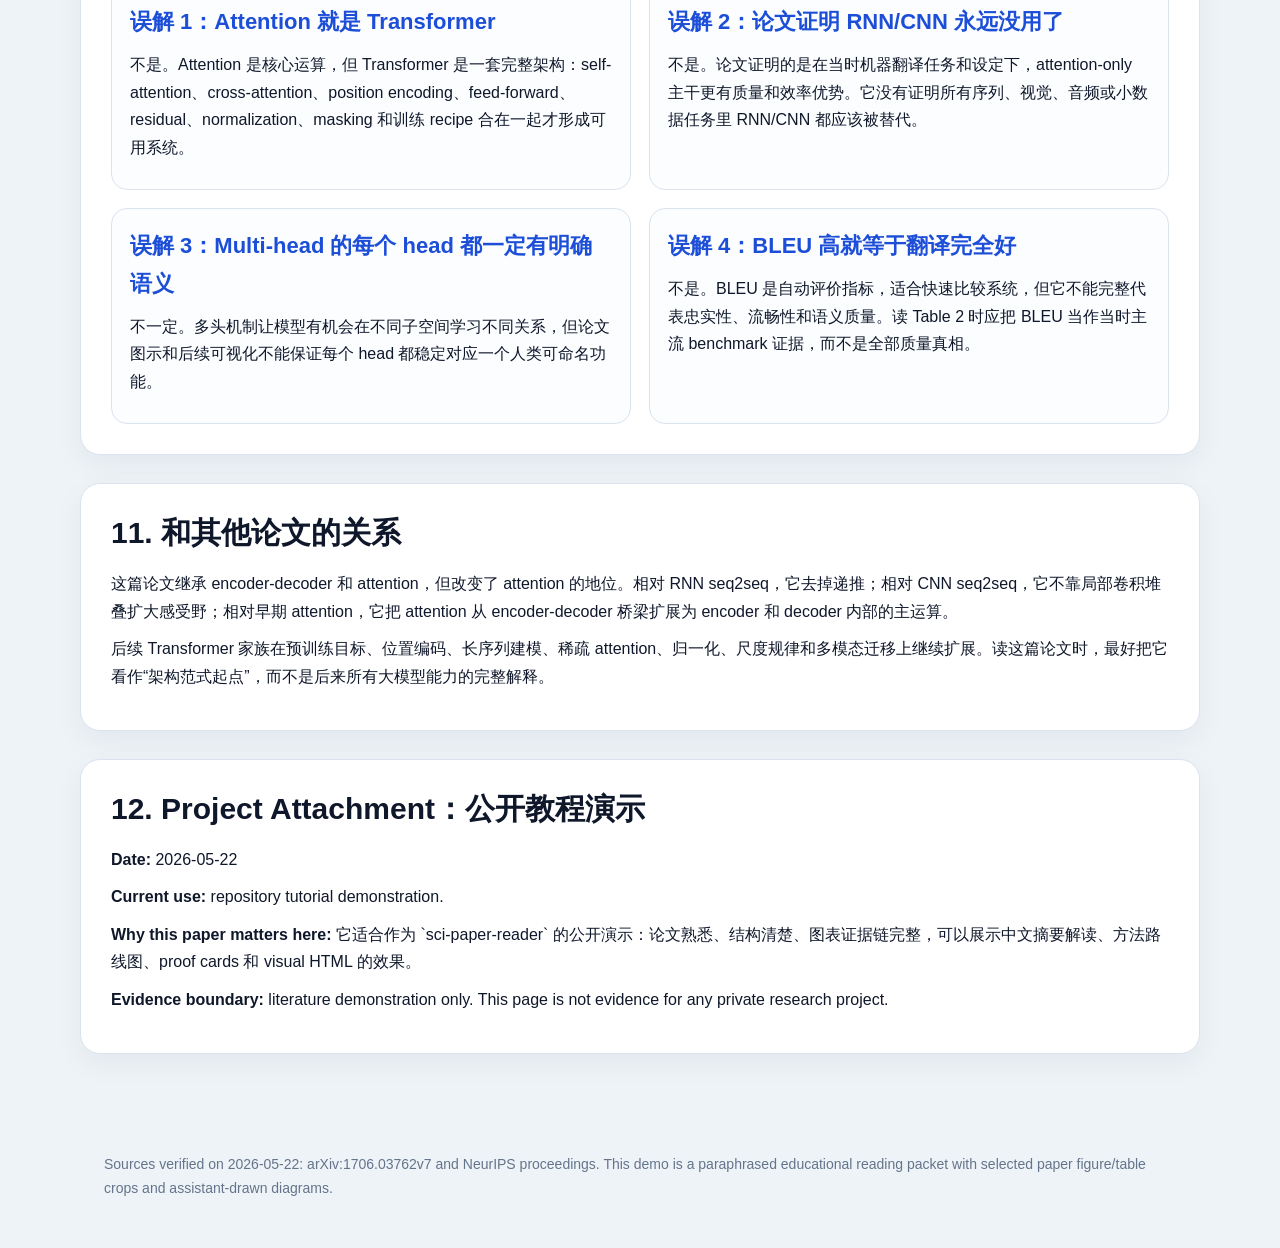
<file: docs/tutorials/examples/attention-is-all-you-need/index.html>
<!doctype html>
<html lang="zh-CN">
<head>
  <meta charset="utf-8">
  <meta http-equiv="refresh" content="0; url=Attention_Is_All_You_Need_visual_20260522.html">
  <meta name="viewport" content="width=device-width, initial-scale=1">
  <title>Attention Is All You Need｜中文精读演示</title>
  <style>
    body {
      margin: 0;
      min-height: 100vh;
      display: grid;
      place-items: center;
      font-family: -apple-system, BlinkMacSystemFont, "Segoe UI", "Noto Sans SC", "Microsoft YaHei", Arial, sans-serif;
      color: #172033;
      background: #f2f5f9;
    }
    main {
      max-width: 680px;
      margin: 24px;
      padding: 28px;
      border: 1px solid #d9e2ef;
      border-radius: 14px;
      background: #fff;
      box-shadow: 0 10px 28px rgba(16, 32, 51, .06);
      line-height: 1.72;
    }
    a { color: #2264d1; }
  </style>
</head>
<body>
  <main>
    <h1>正在打开论文精读演示</h1>
    <p>如果页面没有自动跳转，请点击：</p>
    <p><a href="Attention_Is_All_You_Need_visual_20260522.html">Attention Is All You Need 中文精读 HTML</a></p>
  </main>
</body>
</html>
</file>
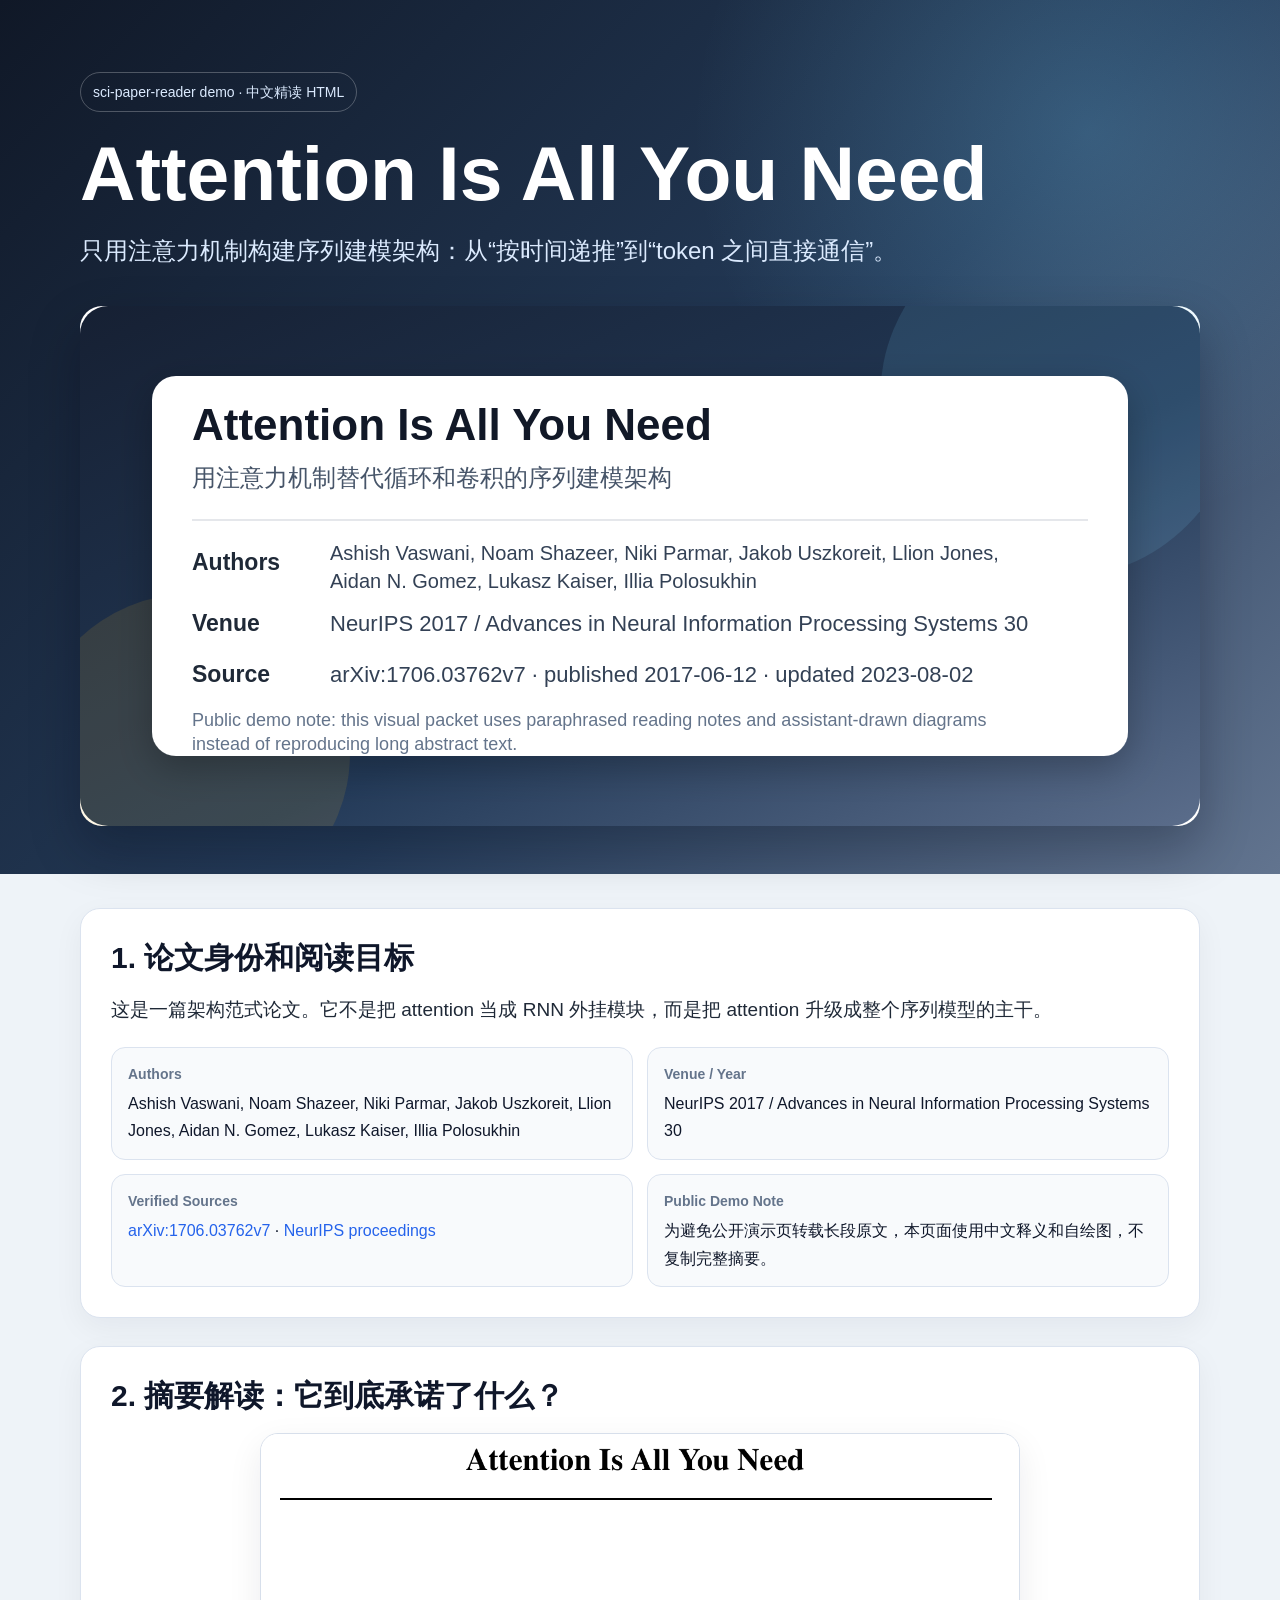
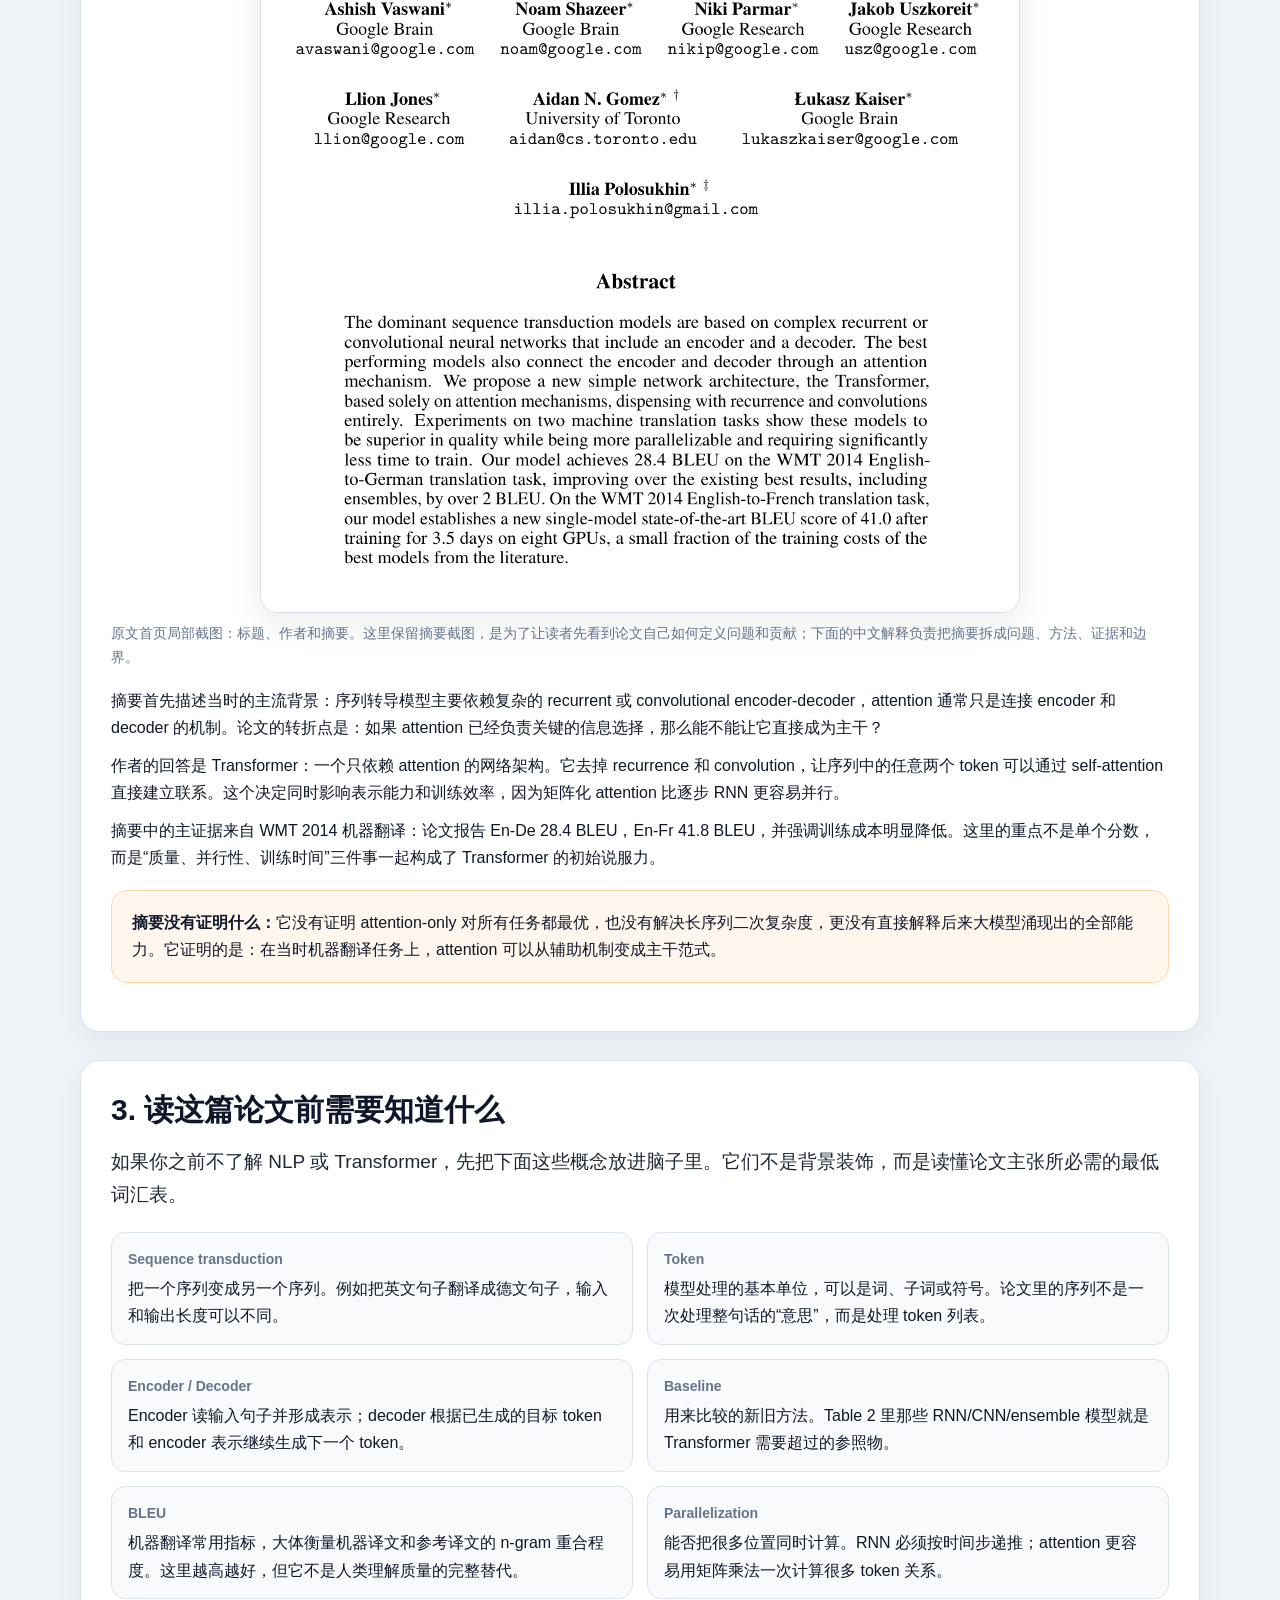
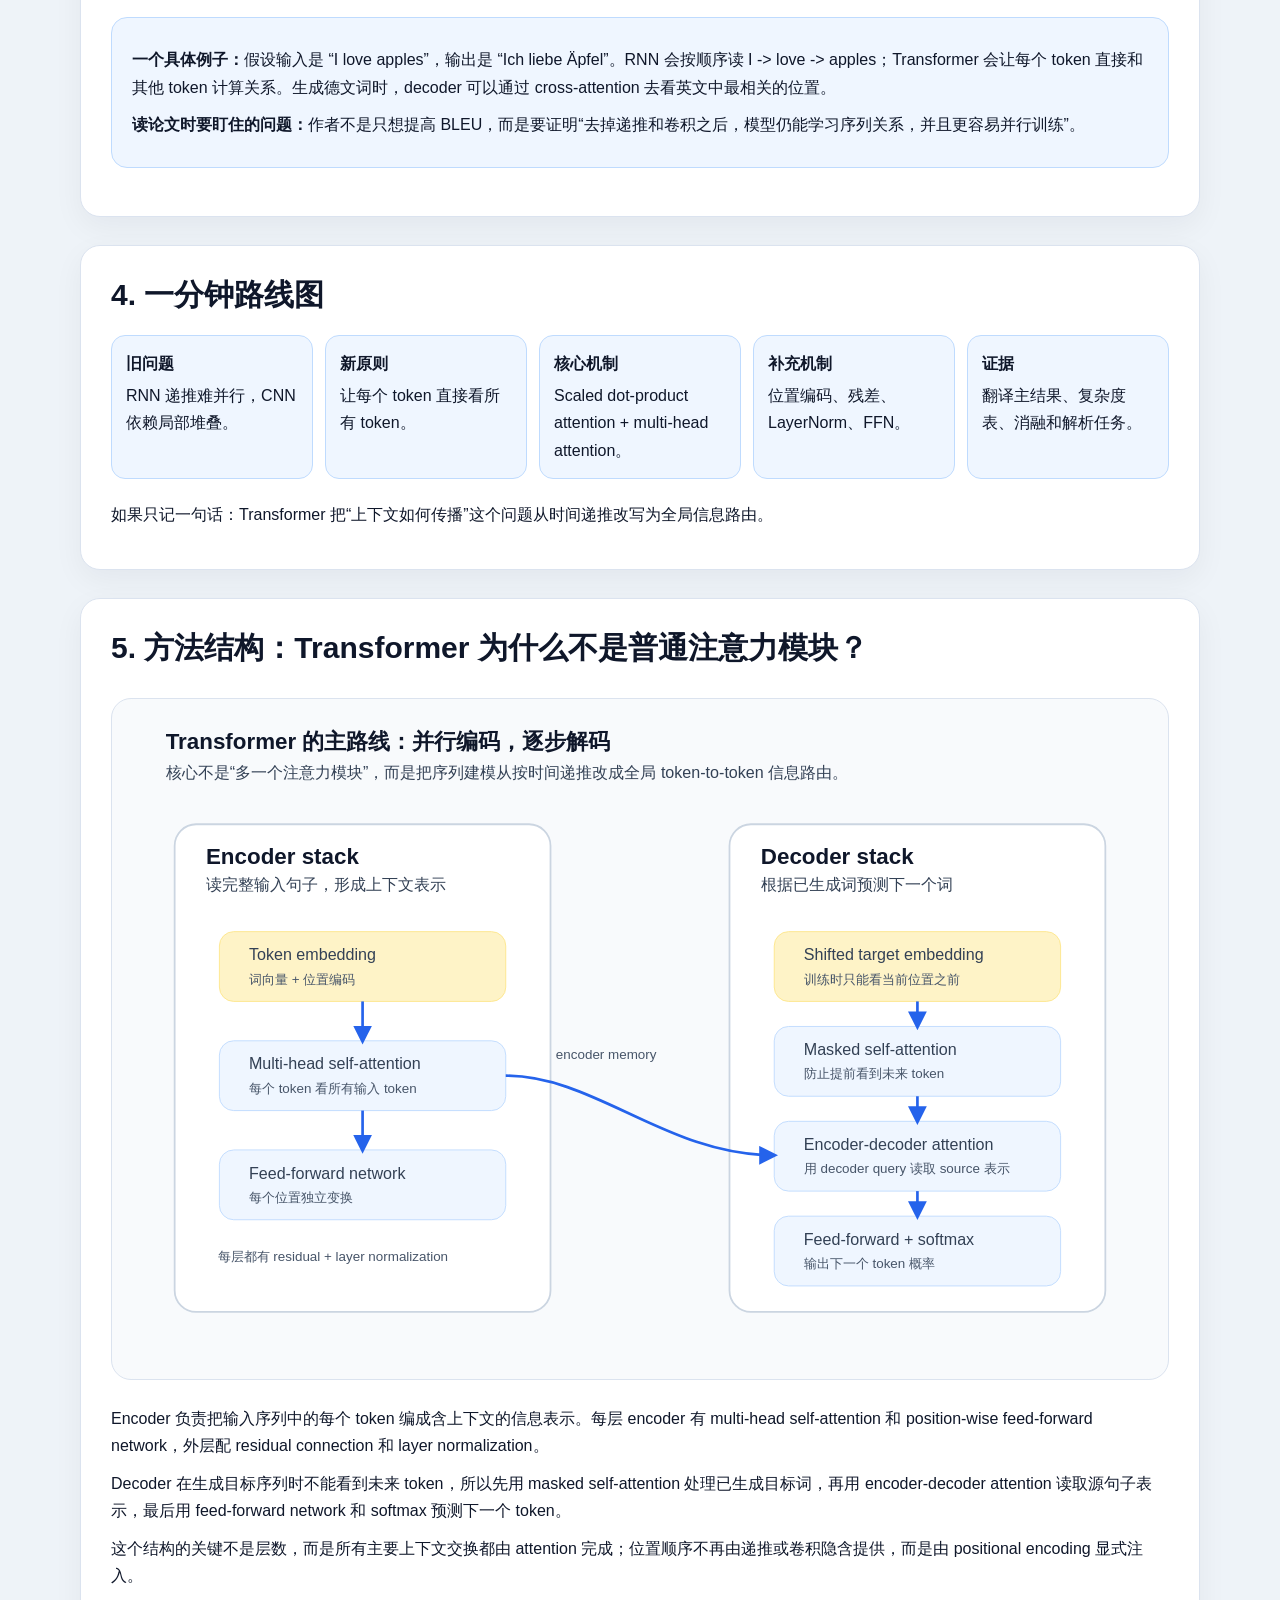
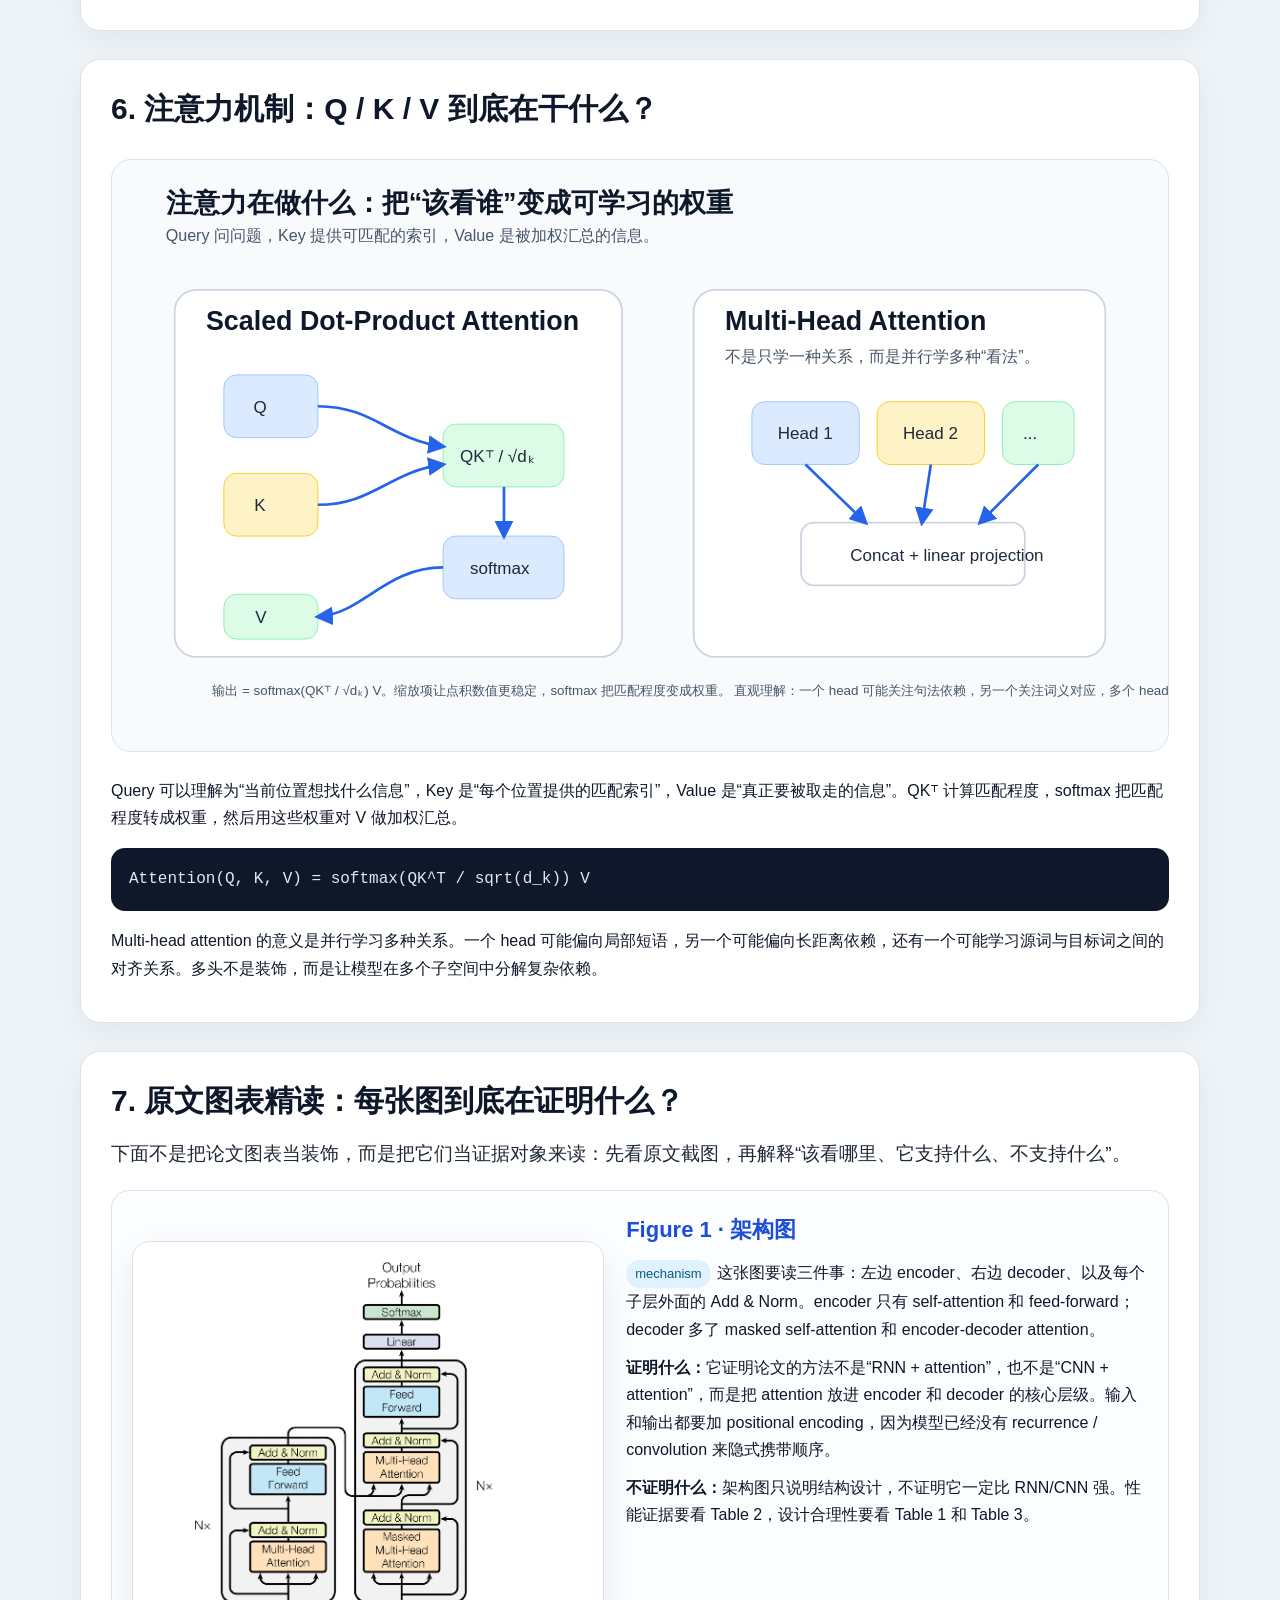
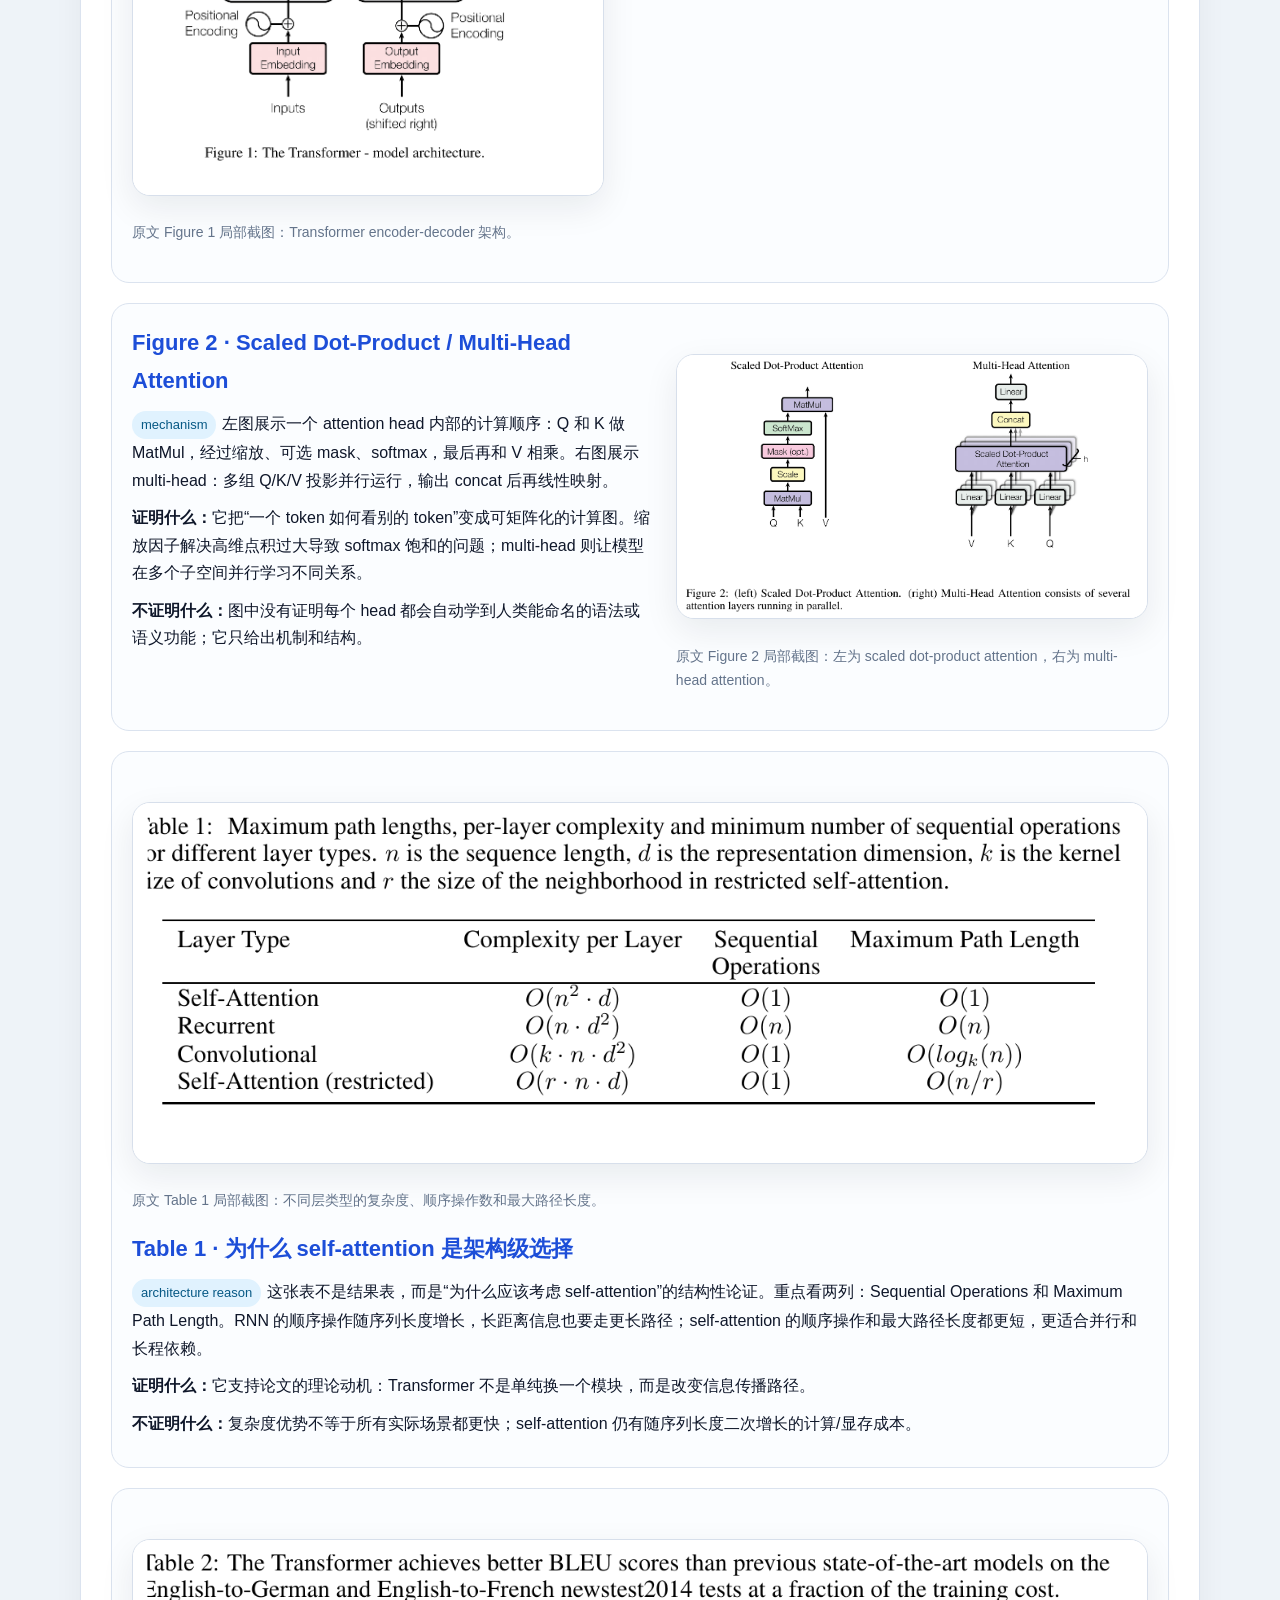
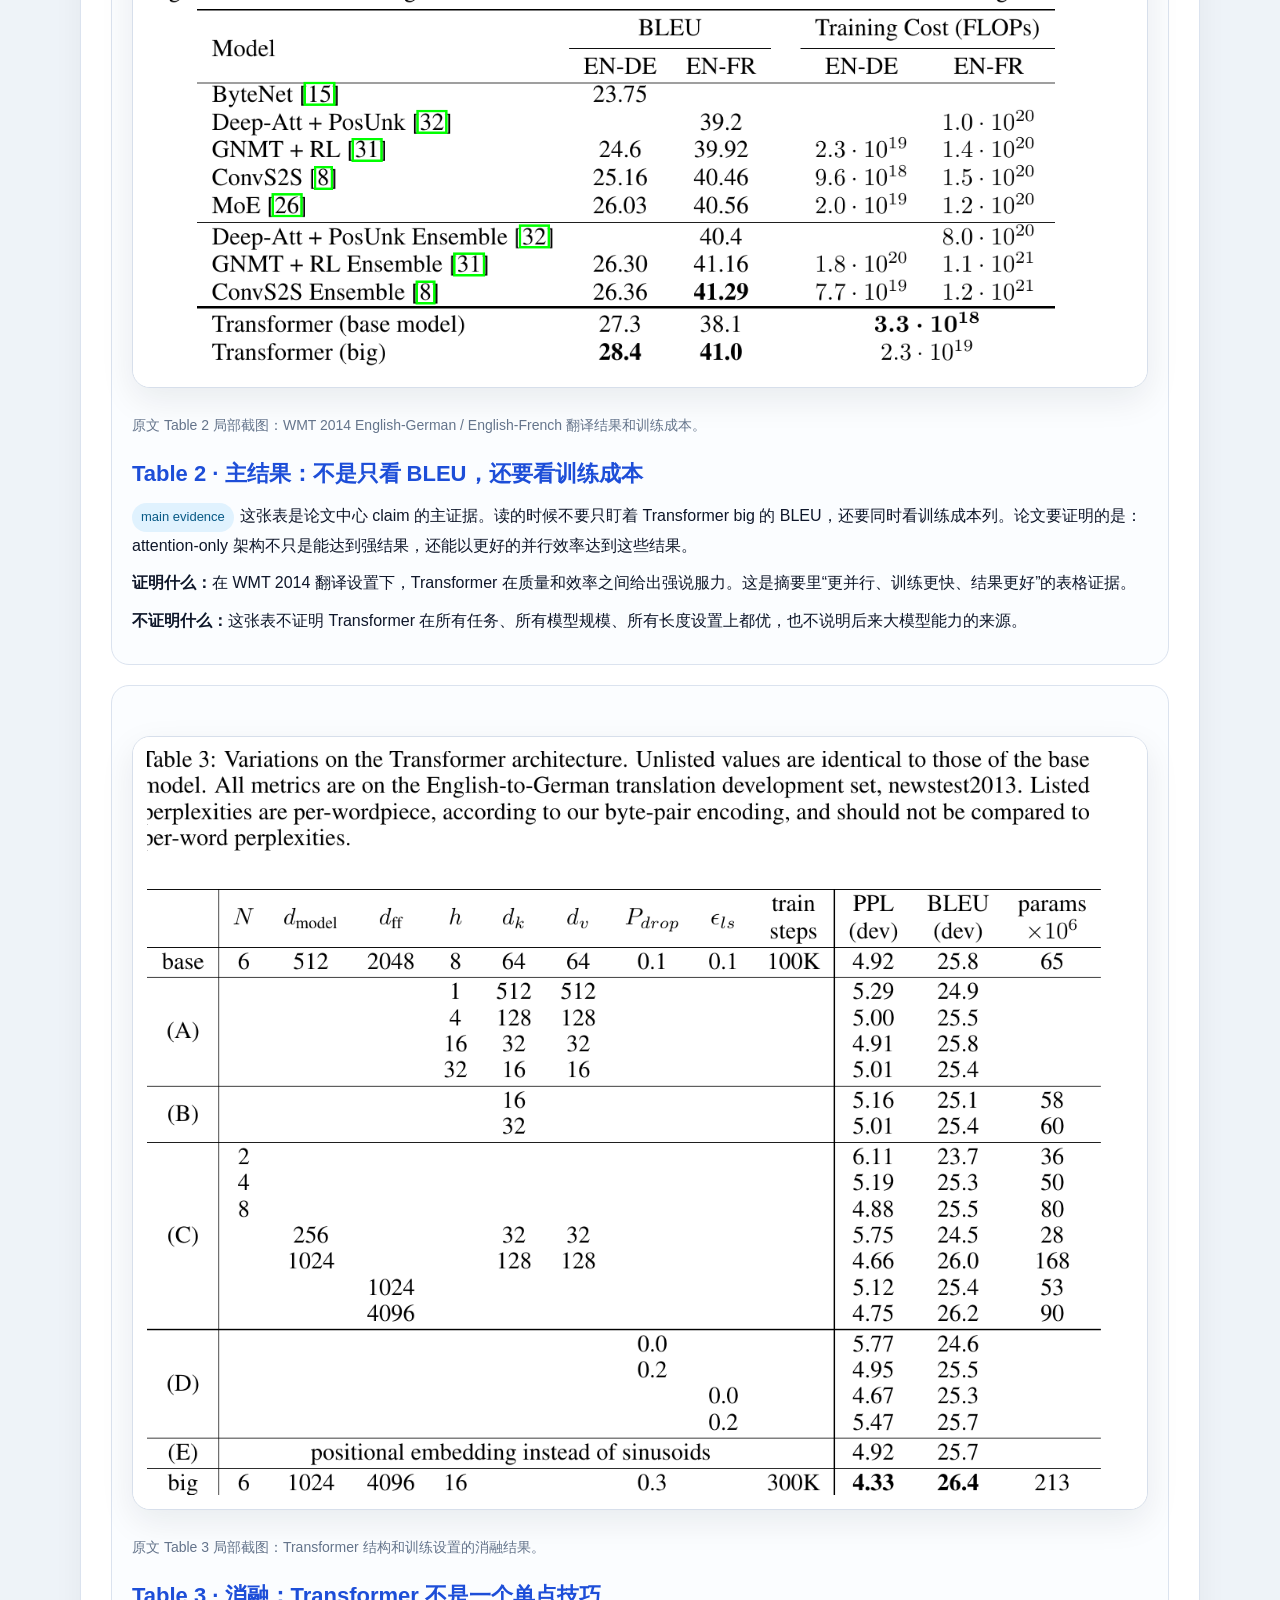
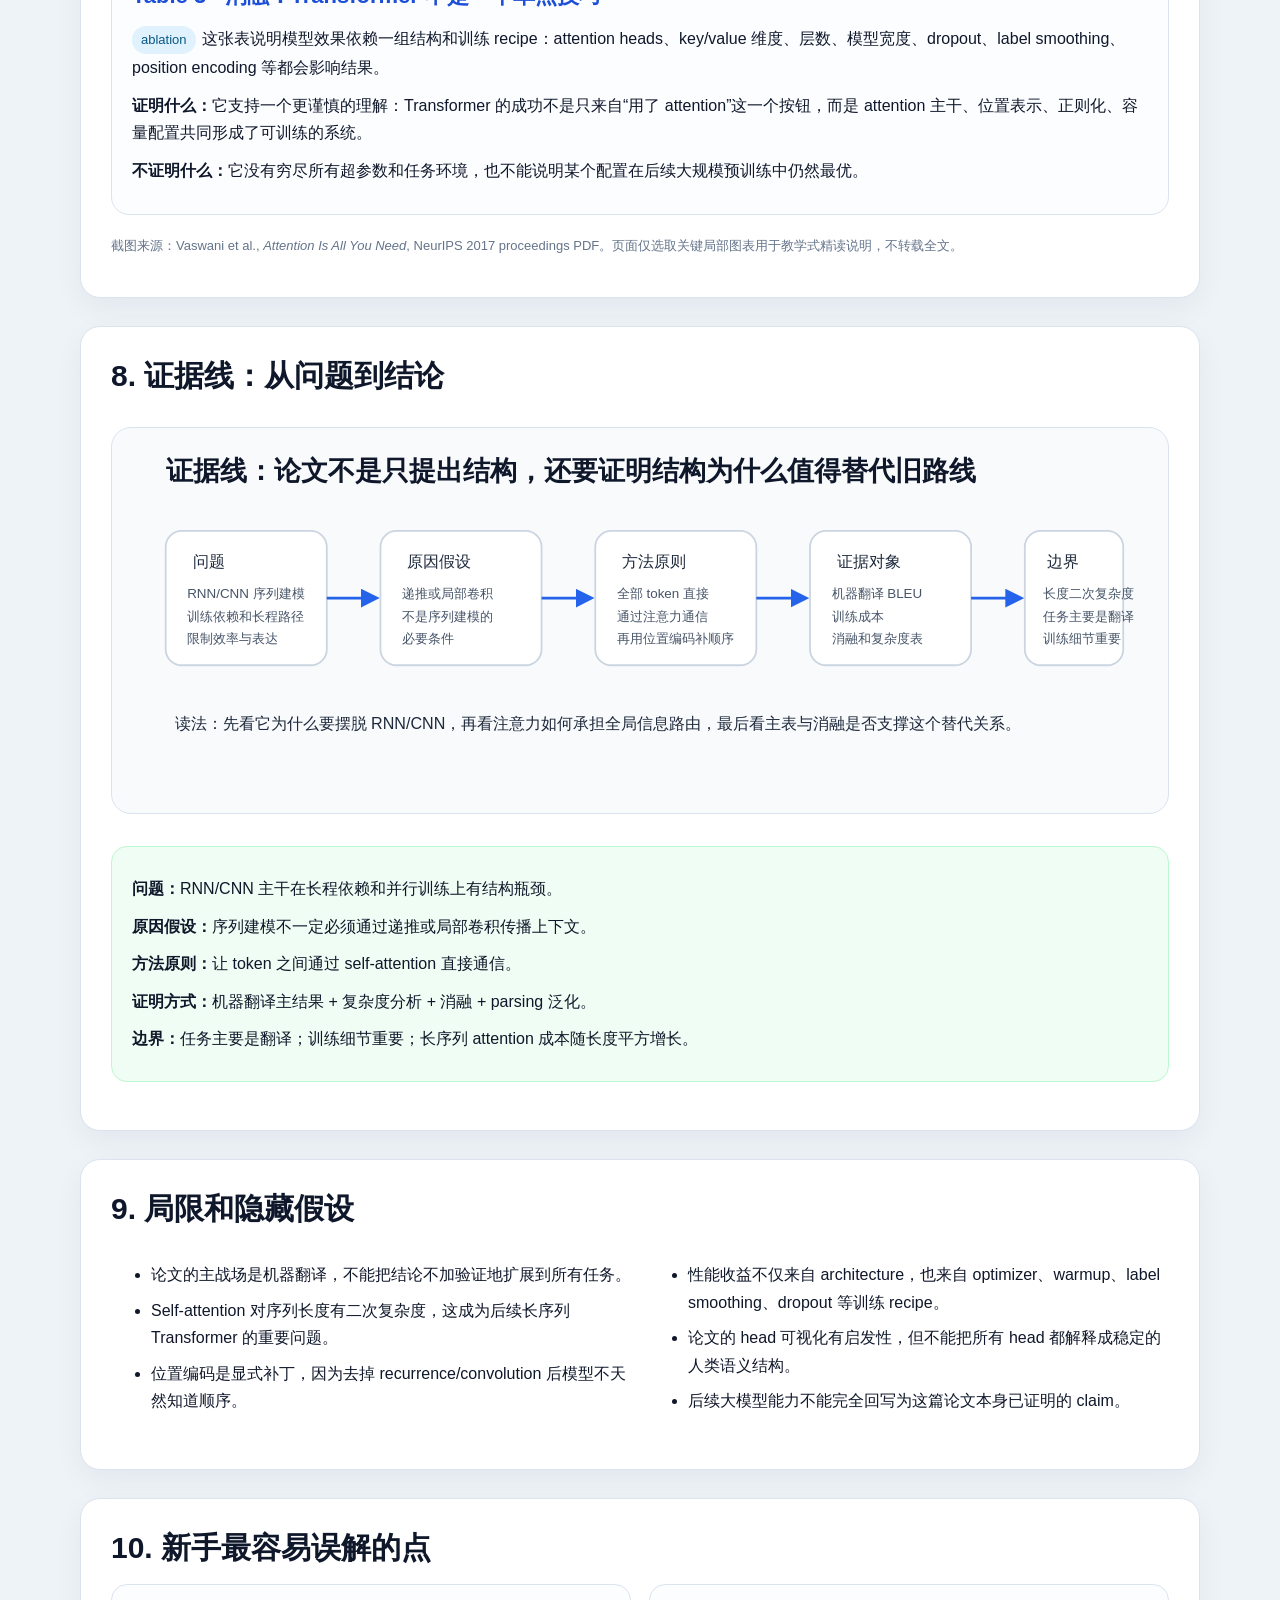
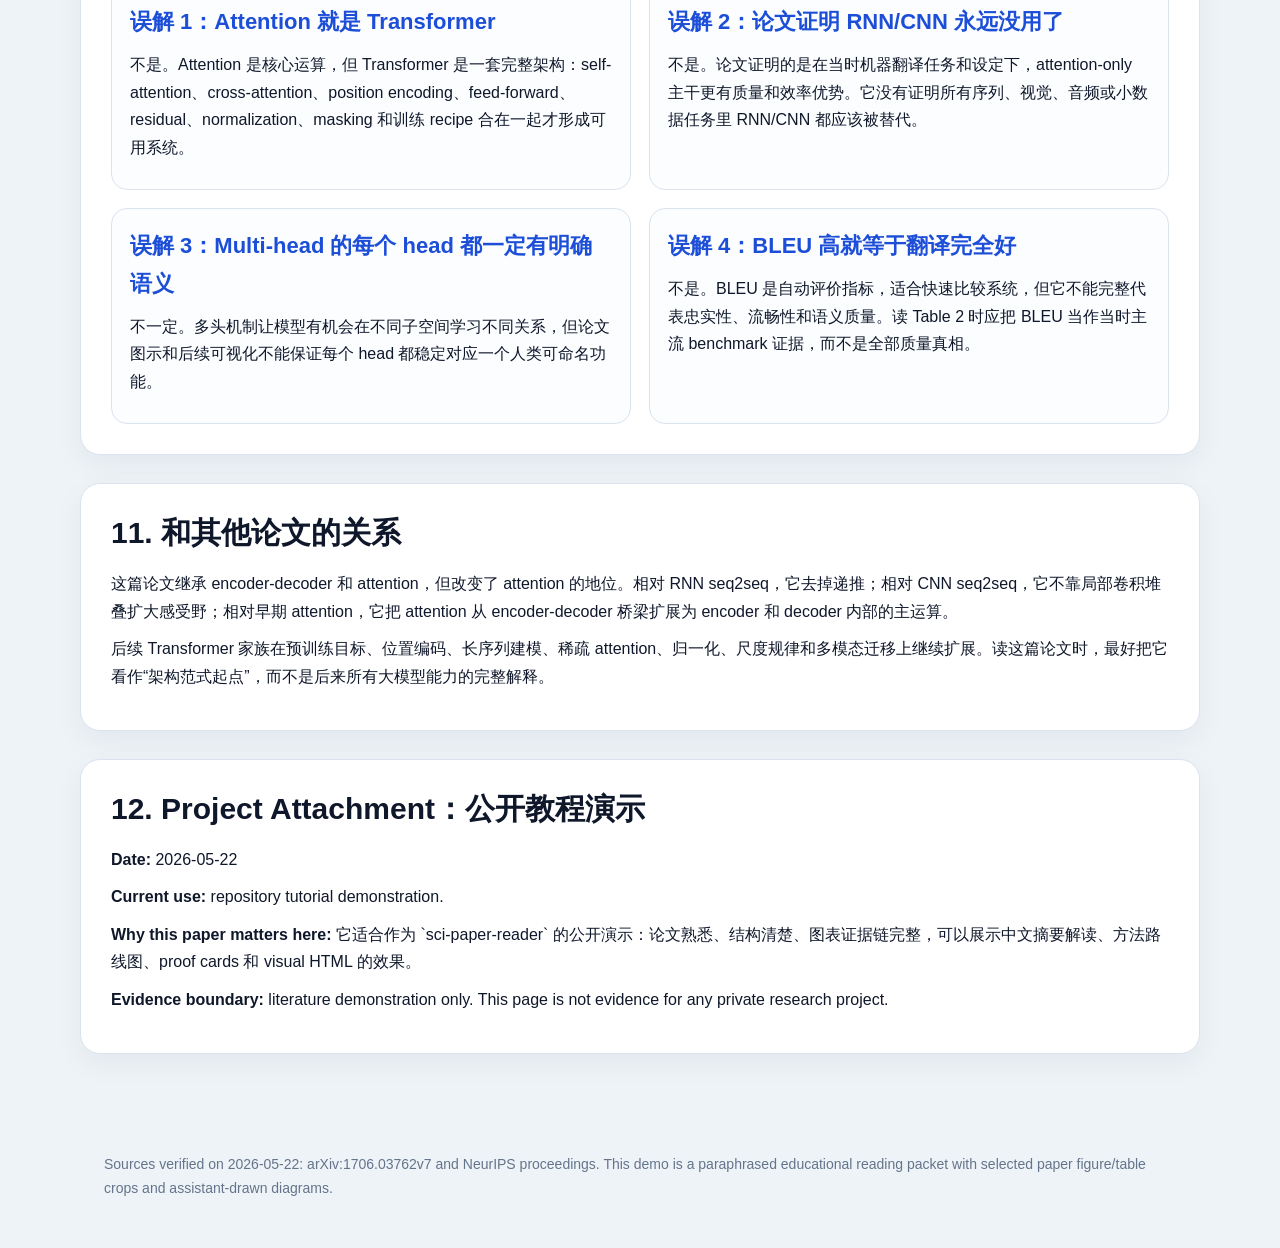
<file: docs/tutorials/examples/attention-is-all-you-need/Attention_Is_All_You_Need_visual_20260522.html>
<!doctype html>
<html lang="zh-CN">
<head>
  <meta charset="utf-8">
  <meta name="viewport" content="width=device-width, initial-scale=1">
  <title>Attention Is All You Need｜中文精读演示</title>
  <style>
    :root {
      --ink: #0f172a;
      --muted: #475569;
      --soft: #f8fafc;
      --line: #dbe3ef;
      --blue: #2563eb;
      --blue-soft: #eff6ff;
      --amber: #f59e0b;
      --green: #16a34a;
      --card: #ffffff;
    }
    * { box-sizing: border-box; }
    body {
      margin: 0;
      font-family: -apple-system, BlinkMacSystemFont, "Segoe UI", "Noto Sans SC", "Microsoft YaHei", Arial, sans-serif;
      color: var(--ink);
      background: #eef3f8;
      line-height: 1.72;
    }
    a { color: var(--blue); text-decoration: none; }
    a:hover { text-decoration: underline; }
    .hero {
      padding: 72px 24px 48px;
      background: radial-gradient(circle at 85% 15%, rgba(125, 211, 252, .22), transparent 30%),
                  linear-gradient(135deg, #101827 0%, #243b59 56%, #62748f 100%);
      color: white;
    }
    .wrap { max-width: 1120px; margin: 0 auto; }
    .eyebrow {
      display: inline-flex;
      gap: 10px;
      align-items: center;
      padding: 7px 12px;
      border: 1px solid rgba(255,255,255,.25);
      border-radius: 999px;
      color: #dbeafe;
      font-size: 14px;
      margin-bottom: 22px;
    }
    h1 {
      margin: 0;
      font-size: clamp(42px, 6vw, 78px);
      line-height: 1.02;
      letter-spacing: 0;
    }
    .subtitle {
      margin: 18px 0 0;
      max-width: 850px;
      font-size: 24px;
      color: #dbeafe;
    }
    .hero-grid {
      display: grid;
      grid-template-columns: 1fr;
      gap: 22px;
      margin-top: 34px;
    }
    .source-card {
      width: 100%;
      height: auto;
      border-radius: 22px;
      box-shadow: 0 22px 50px rgba(2, 6, 23, .28);
      background: white;
    }
    main { padding: 34px 24px 70px; }
    section {
      max-width: 1120px;
      margin: 0 auto 28px;
      background: var(--card);
      border: 1px solid var(--line);
      border-radius: 20px;
      padding: 30px;
      box-shadow: 0 10px 30px rgba(15, 23, 42, .05);
    }
    h2 {
      margin: 0 0 18px;
      font-size: 30px;
      line-height: 1.25;
    }
    h3 {
      margin: 24px 0 10px;
      font-size: 22px;
    }
    p { margin: 10px 0; }
    .lead { font-size: 19px; color: #1f2937; }
    .meta-grid {
      display: grid;
      grid-template-columns: repeat(2, minmax(0, 1fr));
      gap: 14px;
      margin-top: 20px;
    }
    .meta {
      background: var(--soft);
      border: 1px solid var(--line);
      border-radius: 14px;
      padding: 14px 16px;
    }
    .meta b { display: block; font-size: 14px; color: #64748b; margin-bottom: 4px; }
    .route {
      display: grid;
      grid-template-columns: repeat(5, minmax(0, 1fr));
      gap: 12px;
      margin: 22px 0;
    }
    .route div {
      padding: 14px;
      border-radius: 14px;
      background: var(--blue-soft);
      border: 1px solid #bfdbfe;
      min-height: 96px;
    }
    .route b { display: block; margin-bottom: 4px; }
    .diagram {
      width: 100%;
      height: auto;
      border-radius: 20px;
      border: 1px solid var(--line);
      background: #f8fafc;
      margin: 14px 0 6px;
    }
    .paper-shot {
      width: 100%;
      height: auto;
      object-fit: contain;
      border-radius: 18px;
      border: 1px solid #d7dfeb;
      background: #ffffff;
      box-shadow: 0 12px 34px rgba(15, 23, 42, .08);
      margin: 12px 0 8px;
    }
    .paper-shot.narrow {
      max-width: 760px;
      display: block;
      margin-left: auto;
      margin-right: auto;
    }
    figure {
      margin: 18px 0;
    }
    figcaption {
      color: #64748b;
      font-size: 14px;
      margin-top: 8px;
    }
    .note, .warning, .proof {
      border-radius: 16px;
      padding: 18px 20px;
      margin: 18px 0;
    }
    .note { background: #eff6ff; border: 1px solid #bfdbfe; }
    .warning { background: #fff7ed; border: 1px solid #fed7aa; }
    .proof { background: #f0fdf4; border: 1px solid #bbf7d0; }
    .cards {
      display: grid;
      grid-template-columns: repeat(2, minmax(0, 1fr));
      gap: 18px;
    }
    .proof-card {
      border: 1px solid var(--line);
      border-radius: 16px;
      padding: 18px;
      background: #fbfdff;
    }
    .proof-card h3 { margin-top: 0; color: #1d4ed8; }
    .figure-card {
      border: 1px solid var(--line);
      border-radius: 18px;
      background: #fbfdff;
      padding: 20px;
      margin: 20px 0;
    }
    .figure-card h3 {
      margin-top: 0;
      color: #1d4ed8;
    }
    .figure-grid {
      display: grid;
      grid-template-columns: minmax(320px, .95fr) minmax(0, 1.05fr);
      gap: 22px;
      align-items: start;
    }
    .figure-grid.reverse {
      grid-template-columns: minmax(0, 1.05fr) minmax(320px, .95fr);
    }
    .source-note {
      font-size: 13px;
      color: #64748b;
      margin-top: 8px;
    }
    .tag {
      display: inline-block;
      padding: 3px 9px;
      border-radius: 999px;
      background: #e0f2fe;
      color: #075985;
      font-size: 13px;
      margin-right: 6px;
    }
    code, pre {
      font-family: "SFMono-Regular", Consolas, Menlo, monospace;
      background: #0f172a;
      color: #e2e8f0;
      border-radius: 14px;
    }
    pre { padding: 18px; overflow-x: auto; }
    .takeaways {
      display: grid;
      grid-template-columns: repeat(2, minmax(0, 1fr));
      gap: 16px;
    }
    .takeaways li { margin-bottom: 8px; }
    footer {
      max-width: 1120px;
      margin: 0 auto;
      padding: 0 24px 48px;
      color: #64748b;
      font-size: 14px;
    }
    @media (max-width: 820px) {
      .meta-grid, .route, .cards, .takeaways, .figure-grid, .figure-grid.reverse { grid-template-columns: 1fr; }
      section { padding: 22px; }
    }
  </style>
</head>
<body>
  <header class="hero">
    <div class="wrap">
      <div class="eyebrow">sci-paper-reader demo · 中文精读 HTML</div>
      <h1>Attention Is All You Need</h1>
      <p class="subtitle">只用注意力机制构建序列建模架构：从“按时间递推”到“token 之间直接通信”。</p>
      <div class="hero-grid">
        <img class="source-card" src="assets/source_card.svg" alt="Attention Is All You Need source card">
      </div>
    </div>
  </header>

  <main>
    <section id="identity">
      <h2>1. 论文身份和阅读目标</h2>
      <p class="lead">这是一篇架构范式论文。它不是把 attention 当成 RNN 外挂模块，而是把 attention 升级成整个序列模型的主干。</p>
      <div class="meta-grid">
        <div class="meta"><b>Authors</b>Ashish Vaswani, Noam Shazeer, Niki Parmar, Jakob Uszkoreit, Llion Jones, Aidan N. Gomez, Lukasz Kaiser, Illia Polosukhin</div>
        <div class="meta"><b>Venue / Year</b>NeurIPS 2017 / Advances in Neural Information Processing Systems 30</div>
        <div class="meta"><b>Verified Sources</b><a href="https://arxiv.org/abs/1706.03762">arXiv:1706.03762v7</a> · <a href="https://papers.nips.cc/paper/7181-attention-is-all-you-need">NeurIPS proceedings</a></div>
        <div class="meta"><b>Public Demo Note</b>为避免公开演示页转载长段原文，本页面使用中文释义和自绘图，不复制完整摘要。</div>
      </div>
    </section>

    <section id="abstract">
      <h2>2. 摘要解读：它到底承诺了什么？</h2>
      <figure>
        <img class="paper-shot narrow" src="assets/paper_crop_abstract_frontpage.png" alt="Paper first-page title author and abstract crop">
        <figcaption>原文首页局部截图：标题、作者和摘要。这里保留摘要截图，是为了让读者先看到论文自己如何定义问题和贡献；下面的中文解释负责把摘要拆成问题、方法、证据和边界。</figcaption>
      </figure>
      <p>摘要首先描述当时的主流背景：序列转导模型主要依赖复杂的 recurrent 或 convolutional encoder-decoder，attention 通常只是连接 encoder 和 decoder 的机制。论文的转折点是：如果 attention 已经负责关键的信息选择，那么能不能让它直接成为主干？</p>
      <p>作者的回答是 Transformer：一个只依赖 attention 的网络架构。它去掉 recurrence 和 convolution，让序列中的任意两个 token 可以通过 self-attention 直接建立联系。这个决定同时影响表示能力和训练效率，因为矩阵化 attention 比逐步 RNN 更容易并行。</p>
      <p>摘要中的主证据来自 WMT 2014 机器翻译：论文报告 En-De 28.4 BLEU，En-Fr 41.8 BLEU，并强调训练成本明显降低。这里的重点不是单个分数，而是“质量、并行性、训练时间”三件事一起构成了 Transformer 的初始说服力。</p>
      <div class="warning"><b>摘要没有证明什么：</b>它没有证明 attention-only 对所有任务都最优，也没有解决长序列二次复杂度，更没有直接解释后来大模型涌现出的全部能力。它证明的是：在当时机器翻译任务上，attention 可以从辅助机制变成主干范式。</div>
    </section>

    <section id="before">
      <h2>3. 读这篇论文前需要知道什么</h2>
      <p class="lead">如果你之前不了解 NLP 或 Transformer，先把下面这些概念放进脑子里。它们不是背景装饰，而是读懂论文主张所必需的最低词汇表。</p>
      <div class="meta-grid">
        <div class="meta"><b>Sequence transduction</b>把一个序列变成另一个序列。例如把英文句子翻译成德文句子，输入和输出长度可以不同。</div>
        <div class="meta"><b>Token</b>模型处理的基本单位，可以是词、子词或符号。论文里的序列不是一次处理整句话的“意思”，而是处理 token 列表。</div>
        <div class="meta"><b>Encoder / Decoder</b>Encoder 读输入句子并形成表示；decoder 根据已生成的目标 token 和 encoder 表示继续生成下一个 token。</div>
        <div class="meta"><b>Baseline</b>用来比较的新旧方法。Table 2 里那些 RNN/CNN/ensemble 模型就是 Transformer 需要超过的参照物。</div>
        <div class="meta"><b>BLEU</b>机器翻译常用指标，大体衡量机器译文和参考译文的 n-gram 重合程度。这里越高越好，但它不是人类理解质量的完整替代。</div>
        <div class="meta"><b>Parallelization</b>能否把很多位置同时计算。RNN 必须按时间步递推；attention 更容易用矩阵乘法一次计算很多 token 关系。</div>
      </div>
      <div class="note">
        <p><b>一个具体例子：</b>假设输入是 “I love apples”，输出是 “Ich liebe Äpfel”。RNN 会按顺序读 I -> love -> apples；Transformer 会让每个 token 直接和其他 token 计算关系。生成德文词时，decoder 可以通过 cross-attention 去看英文中最相关的位置。</p>
        <p><b>读论文时要盯住的问题：</b>作者不是只想提高 BLEU，而是要证明“去掉递推和卷积之后，模型仍能学习序列关系，并且更容易并行训练”。</p>
      </div>
    </section>

    <section id="route">
      <h2>4. 一分钟路线图</h2>
      <div class="route">
        <div><b>旧问题</b>RNN 递推难并行，CNN 依赖局部堆叠。</div>
        <div><b>新原则</b>让每个 token 直接看所有 token。</div>
        <div><b>核心机制</b>Scaled dot-product attention + multi-head attention。</div>
        <div><b>补充机制</b>位置编码、残差、LayerNorm、FFN。</div>
        <div><b>证据</b>翻译主结果、复杂度表、消融和解析任务。</div>
      </div>
      <p>如果只记一句话：Transformer 把“上下文如何传播”这个问题从时间递推改写为全局信息路由。</p>
    </section>

    <section id="method">
      <h2>5. 方法结构：Transformer 为什么不是普通注意力模块？</h2>
      <img class="diagram" src="assets/transformer_flow.svg" alt="Transformer encoder decoder flow">
      <p>Encoder 负责把输入序列中的每个 token 编成含上下文的信息表示。每层 encoder 有 multi-head self-attention 和 position-wise feed-forward network，外层配 residual connection 和 layer normalization。</p>
      <p>Decoder 在生成目标序列时不能看到未来 token，所以先用 masked self-attention 处理已生成目标词，再用 encoder-decoder attention 读取源句子表示，最后用 feed-forward network 和 softmax 预测下一个 token。</p>
      <p>这个结构的关键不是层数，而是所有主要上下文交换都由 attention 完成；位置顺序不再由递推或卷积隐含提供，而是由 positional encoding 显式注入。</p>
    </section>

    <section id="attention">
      <h2>6. 注意力机制：Q / K / V 到底在干什么？</h2>
      <img class="diagram" src="assets/attention_mechanism.svg" alt="Scaled dot-product and multi-head attention">
      <p>Query 可以理解为“当前位置想找什么信息”，Key 是“每个位置提供的匹配索引”，Value 是“真正要被取走的信息”。QKᵀ 计算匹配程度，softmax 把匹配程度转成权重，然后用这些权重对 V 做加权汇总。</p>
      <pre>Attention(Q, K, V) = softmax(QK^T / sqrt(d_k)) V</pre>
      <p>Multi-head attention 的意义是并行学习多种关系。一个 head 可能偏向局部短语，另一个可能偏向长距离依赖，还有一个可能学习源词与目标词之间的对齐关系。多头不是装饰，而是让模型在多个子空间中分解复杂依赖。</p>
    </section>

    <section id="figures">
      <h2>7. 原文图表精读：每张图到底在证明什么？</h2>
      <p class="lead">下面不是把论文图表当装饰，而是把它们当证据对象来读：先看原文截图，再解释“该看哪里、它支持什么、不支持什么”。</p>

      <article class="figure-card">
        <div class="figure-grid">
          <figure>
            <img class="paper-shot" src="assets/paper_crop_figure1_transformer_architecture.png" alt="Original paper Figure 1 Transformer architecture crop">
            <figcaption>原文 Figure 1 局部截图：Transformer encoder-decoder 架构。</figcaption>
          </figure>
          <div>
            <h3>Figure 1 · 架构图</h3>
            <p><span class="tag">mechanism</span>这张图要读三件事：左边 encoder、右边 decoder、以及每个子层外面的 Add &amp; Norm。encoder 只有 self-attention 和 feed-forward；decoder 多了 masked self-attention 和 encoder-decoder attention。</p>
            <p><b>证明什么：</b>它证明论文的方法不是“RNN + attention”，也不是“CNN + attention”，而是把 attention 放进 encoder 和 decoder 的核心层级。输入和输出都要加 positional encoding，因为模型已经没有 recurrence / convolution 来隐式携带顺序。</p>
            <p><b>不证明什么：</b>架构图只说明结构设计，不证明它一定比 RNN/CNN 强。性能证据要看 Table 2，设计合理性要看 Table 1 和 Table 3。</p>
          </div>
        </div>
      </article>

      <article class="figure-card">
        <div class="figure-grid reverse">
          <div>
            <h3>Figure 2 · Scaled Dot-Product / Multi-Head Attention</h3>
            <p><span class="tag">mechanism</span>左图展示一个 attention head 内部的计算顺序：Q 和 K 做 MatMul，经过缩放、可选 mask、softmax，最后再和 V 相乘。右图展示 multi-head：多组 Q/K/V 投影并行运行，输出 concat 后再线性映射。</p>
            <p><b>证明什么：</b>它把“一个 token 如何看别的 token”变成可矩阵化的计算图。缩放因子解决高维点积过大导致 softmax 饱和的问题；multi-head 则让模型在多个子空间并行学习不同关系。</p>
            <p><b>不证明什么：</b>图中没有证明每个 head 都会自动学到人类能命名的语法或语义功能；它只给出机制和结构。</p>
          </div>
          <figure>
            <img class="paper-shot" src="assets/paper_crop_figure2_attention.png" alt="Original paper Figure 2 attention mechanism crop">
            <figcaption>原文 Figure 2 局部截图：左为 scaled dot-product attention，右为 multi-head attention。</figcaption>
          </figure>
        </div>
      </article>

      <article class="figure-card">
        <figure>
          <img class="paper-shot" src="assets/paper_crop_table1_complexity.png" alt="Original paper Table 1 complexity crop">
          <figcaption>原文 Table 1 局部截图：不同层类型的复杂度、顺序操作数和最大路径长度。</figcaption>
        </figure>
        <h3>Table 1 · 为什么 self-attention 是架构级选择</h3>
        <p><span class="tag">architecture reason</span>这张表不是结果表，而是“为什么应该考虑 self-attention”的结构性论证。重点看两列：Sequential Operations 和 Maximum Path Length。RNN 的顺序操作随序列长度增长，长距离信息也要走更长路径；self-attention 的顺序操作和最大路径长度都更短，更适合并行和长程依赖。</p>
        <p><b>证明什么：</b>它支持论文的理论动机：Transformer 不是单纯换一个模块，而是改变信息传播路径。</p>
        <p><b>不证明什么：</b>复杂度优势不等于所有实际场景都更快；self-attention 仍有随序列长度二次增长的计算/显存成本。</p>
      </article>

      <article class="figure-card">
        <figure>
          <img class="paper-shot" src="assets/paper_crop_table2_results.png" alt="Original paper Table 2 machine translation results crop">
          <figcaption>原文 Table 2 局部截图：WMT 2014 English-German / English-French 翻译结果和训练成本。</figcaption>
        </figure>
        <h3>Table 2 · 主结果：不是只看 BLEU，还要看训练成本</h3>
        <p><span class="tag">main evidence</span>这张表是论文中心 claim 的主证据。读的时候不要只盯着 Transformer big 的 BLEU，还要同时看训练成本列。论文要证明的是：attention-only 架构不只是能达到强结果，还能以更好的并行效率达到这些结果。</p>
        <p><b>证明什么：</b>在 WMT 2014 翻译设置下，Transformer 在质量和效率之间给出强说服力。这是摘要里“更并行、训练更快、结果更好”的表格证据。</p>
        <p><b>不证明什么：</b>这张表不证明 Transformer 在所有任务、所有模型规模、所有长度设置上都优，也不说明后来大模型能力的来源。</p>
      </article>

      <article class="figure-card">
        <figure>
          <img class="paper-shot" src="assets/paper_crop_table3_ablation.png" alt="Original paper Table 3 ablation crop">
          <figcaption>原文 Table 3 局部截图：Transformer 结构和训练设置的消融结果。</figcaption>
        </figure>
        <h3>Table 3 · 消融：Transformer 不是一个单点技巧</h3>
        <p><span class="tag">ablation</span>这张表说明模型效果依赖一组结构和训练 recipe：attention heads、key/value 维度、层数、模型宽度、dropout、label smoothing、position encoding 等都会影响结果。</p>
        <p><b>证明什么：</b>它支持一个更谨慎的理解：Transformer 的成功不是只来自“用了 attention”这一个按钮，而是 attention 主干、位置表示、正则化、容量配置共同形成了可训练的系统。</p>
        <p><b>不证明什么：</b>它没有穷尽所有超参数和任务环境，也不能说明某个配置在后续大规模预训练中仍然最优。</p>
      </article>

      <p class="source-note">截图来源：Vaswani et al., <i>Attention Is All You Need</i>, NeurIPS 2017 proceedings PDF。页面仅选取关键局部图表用于教学式精读说明，不转载全文。</p>
    </section>

    <section id="spine">
      <h2>8. 证据线：从问题到结论</h2>
      <img class="diagram" src="assets/evidence_spine.svg" alt="Evidence spine">
      <div class="proof">
        <p><b>问题：</b>RNN/CNN 主干在长程依赖和并行训练上有结构瓶颈。</p>
        <p><b>原因假设：</b>序列建模不一定必须通过递推或局部卷积传播上下文。</p>
        <p><b>方法原则：</b>让 token 之间通过 self-attention 直接通信。</p>
        <p><b>证明方式：</b>机器翻译主结果 + 复杂度分析 + 消融 + parsing 泛化。</p>
        <p><b>边界：</b>任务主要是翻译；训练细节重要；长序列 attention 成本随长度平方增长。</p>
      </div>
    </section>

    <section id="limits">
      <h2>9. 局限和隐藏假设</h2>
      <div class="takeaways">
        <ul>
          <li>论文的主战场是机器翻译，不能把结论不加验证地扩展到所有任务。</li>
          <li>Self-attention 对序列长度有二次复杂度，这成为后续长序列 Transformer 的重要问题。</li>
          <li>位置编码是显式补丁，因为去掉 recurrence/convolution 后模型不天然知道顺序。</li>
        </ul>
        <ul>
          <li>性能收益不仅来自 architecture，也来自 optimizer、warmup、label smoothing、dropout 等训练 recipe。</li>
          <li>论文的 head 可视化有启发性，但不能把所有 head 都解释成稳定的人类语义结构。</li>
          <li>后续大模型能力不能完全回写为这篇论文本身已证明的 claim。</li>
        </ul>
      </div>
    </section>

    <section id="faq">
      <h2>10. 新手最容易误解的点</h2>
      <div class="cards">
        <div class="proof-card">
          <h3>误解 1：Attention 就是 Transformer</h3>
          <p>不是。Attention 是核心运算，但 Transformer 是一套完整架构：self-attention、cross-attention、position encoding、feed-forward、residual、normalization、masking 和训练 recipe 合在一起才形成可用系统。</p>
        </div>
        <div class="proof-card">
          <h3>误解 2：论文证明 RNN/CNN 永远没用了</h3>
          <p>不是。论文证明的是在当时机器翻译任务和设定下，attention-only 主干更有质量和效率优势。它没有证明所有序列、视觉、音频或小数据任务里 RNN/CNN 都应该被替代。</p>
        </div>
        <div class="proof-card">
          <h3>误解 3：Multi-head 的每个 head 都一定有明确语义</h3>
          <p>不一定。多头机制让模型有机会在不同子空间学习不同关系，但论文图示和后续可视化不能保证每个 head 都稳定对应一个人类可命名功能。</p>
        </div>
        <div class="proof-card">
          <h3>误解 4：BLEU 高就等于翻译完全好</h3>
          <p>不是。BLEU 是自动评价指标，适合快速比较系统，但它不能完整代表忠实性、流畅性和语义质量。读 Table 2 时应把 BLEU 当作当时主流 benchmark 证据，而不是全部质量真相。</p>
        </div>
      </div>
    </section>

    <section id="relation">
      <h2>11. 和其他论文的关系</h2>
      <p>这篇论文继承 encoder-decoder 和 attention，但改变了 attention 的地位。相对 RNN seq2seq，它去掉递推；相对 CNN seq2seq，它不靠局部卷积堆叠扩大感受野；相对早期 attention，它把 attention 从 encoder-decoder 桥梁扩展为 encoder 和 decoder 内部的主运算。</p>
      <p>后续 Transformer 家族在预训练目标、位置编码、长序列建模、稀疏 attention、归一化、尺度规律和多模态迁移上继续扩展。读这篇论文时，最好把它看作“架构范式起点”，而不是后来所有大模型能力的完整解释。</p>
    </section>

    <section id="project">
      <h2>12. Project Attachment：公开教程演示</h2>
      <p><b>Date:</b> 2026-05-22</p>
      <p><b>Current use:</b> repository tutorial demonstration.</p>
      <p><b>Why this paper matters here:</b> 它适合作为 `sci-paper-reader` 的公开演示：论文熟悉、结构清楚、图表证据链完整，可以展示中文摘要解读、方法路线图、proof cards 和 visual HTML 的效果。</p>
      <p><b>Evidence boundary:</b> literature demonstration only. This page is not evidence for any private research project.</p>
    </section>
  </main>

  <footer>
    Sources verified on 2026-05-22: arXiv:1706.03762v7 and NeurIPS proceedings. This demo is a paraphrased educational reading packet with selected paper figure/table crops and assistant-drawn diagrams.
  </footer>
</body>
</html>
</file>
<file: docs/assets/site.css>
:root {
  color-scheme: dark;
  --ink: #eff3ed;
  --muted: #a8b5ab;
  --line: #33433a;
  --soft: #1b2820;
  --card: #152019;
  --surface: #152019;
  --accent: #ccf79b;
  --blue: #ccf79b;
  --green: #ccf79b;
  --bg: #101914;
  --mono: "SFMono-Regular", Consolas, "Liberation Mono", monospace;
}
html { scroll-padding-top: 2rem; }
body { margin: 0; color: var(--ink); background: var(--bg); font: 1rem/1.75 -apple-system, BlinkMacSystemFont, "Segoe UI", "PingFang SC", "Microsoft YaHei", sans-serif; }
* { box-sizing: border-box; }
a { color: inherit; text-decoration: none; }
a:hover { text-decoration: none; }
a:focus-visible, button:focus-visible, summary:focus-visible { outline: 3px solid var(--accent); outline-offset: 5px; border-radius: 3px; }
::selection { color: var(--bg); background: var(--accent); }
.wrap { width: min(1200px, calc(100% - 80px)); max-width: 1200px; margin-inline: auto; }
.skip-link { position: fixed; z-index: 10; top: -120px; left: 20px; padding: 12px 20px; color: var(--bg); background: var(--accent); }
.skip-link:focus { top: 12px; }
.site-header { background: var(--bg); border-bottom: 1px solid var(--line); }
.header-inner { display: flex; align-items: center; justify-content: space-between; gap: 30px; min-height: 100px; }
.brand { display: inline-flex; align-items: center; gap: 13px; line-height: 1.05; white-space: nowrap; font-size: 1rem; letter-spacing: .015em; }
.brand strong { font-weight: 650; }
.brand small { display: block; color: var(--muted); font: .75rem/1.6 var(--mono); letter-spacing: .12em; margin-top: 5px; }
.brand-mark { display: flex; align-items: center; justify-content: center; width: 44px; height: 44px; border: 1px solid var(--accent); color: var(--accent); font: italic 30px/1 Georgia, serif; }
.brand-mark span { font-size: 22px; margin-top: 9px; }
nav { display: flex; align-items: center; gap: 34px; font-size: .875rem; }
nav a { padding-block: 11px; color: var(--muted); }
nav a:hover { color: var(--accent); }
nav .nav-repo { color: var(--ink); padding: 9px 17px; border: 1px solid var(--line); border-radius: 5px; }
.nav-repo span { margin-left: 15px; }
.hero { padding: 76px 0 0; background: var(--bg); color: var(--ink); }
.hero-grid { display: grid; grid-template-columns: 1.13fr 1fr; gap: 68px; align-items: center; }
.eyebrow { display: flex; align-items: center; gap: 10px; margin: 0 0 27px; color: var(--accent); font: .75rem/1.5 var(--mono); letter-spacing: .12em; }
h1 { font-size: clamp(2.6rem, 4.8vw, 4.15rem); line-height: 1.3; letter-spacing: -.035em; font-weight: 650; margin: 0; }
h1 span { color: var(--accent); }
.hero-description { margin: 26px 0 0; color: var(--muted); font-size: 1.0625rem; line-height: 1.95; }
.actions { display: flex; flex-wrap: wrap; gap: 26px; align-items: center; margin-top: 32px; }
.button { display: inline-flex; min-height: 48px; align-items: center; justify-content: center; gap: 34px; padding: 12px 22px; border: 1px solid var(--line); border-radius: 5px; color: var(--ink); background: transparent; font-family: inherit; font-size: .875rem; font-weight: 600; line-height: 1.5; transition: background .18s, transform .18s; }
.button.primary { color: #18251b; background: var(--accent); border-color: var(--accent); }
.button:hover { transform: translateY(-2px); background: #24382b; }
.button.primary:hover { background: #e1ffbf; }
.text-link { display: inline-flex; align-items: center; justify-content: space-between; gap: 20px; font-size: .875rem; border-bottom: 1px solid #697969; padding: 10px 0 6px; min-height: 44px; }
.text-link:hover { color: var(--accent); border-color: var(--accent); }
.audience-note { margin: 25px 0 0; color: var(--muted); font-size: .875rem; }
.research-desk { min-width: 0; padding: 30px; background: #e0ead5; color: #1b3020; border-top: 5px solid var(--accent); border-radius: 3px; }
.desk-header { padding-bottom: 23px; }
.desk-header .mono-label { color: #4b6541; }
.desk-header h2 { margin: 14px 0 0; font-size: 1.625rem; line-height: 1.45; }
.outcome-list { margin: 0; }
.outcome-list > div { display: grid; grid-template-columns: 1fr 1.15fr; gap: 20px; padding: 22px 0; border-top: 1px solid #b6c8aa; }
.outcome-list dt { font-size: 1rem; font-weight: 600; }
.outcome-list dt span { display: block; margin-bottom: 7px; color: #59734b; font: .8125rem/1.5 var(--mono); }
.outcome-list dd { margin: 0; align-self: center; color: #40593a; font-size: .9375rem; line-height: 1.8; }
.desk-note { border-top: 1px solid #b6c8aa; margin: 0; padding-top: 17px; color: #4b6541; font-size: .875rem; }
.mono-label { display: block; font: .75rem/1.6 var(--mono); letter-spacing: .09em; }
.facts-row { display: grid; grid-template-columns: repeat(4, 1fr); padding-block: 31px; margin-top: 80px; border-top: 1px solid var(--line); border-bottom: 1px solid var(--line); }
.facts-row > div { display: flex; align-items: center; justify-content: center; gap: 16px; border-right: 1px solid var(--line); }
.facts-row > div:first-child { justify-content: start; }
.facts-row > div:last-child { border: 0; justify-content: end; }
.facts-row strong { font-size: 1.5rem; font-weight: 600; line-height: 1.4; letter-spacing: -.03em; color: #d4e0ca; }
.facts-row span { font-size: .8125rem; color: var(--muted); }
@media (max-width: 1020px) {
  .wrap { width: calc(100% - 48px); }
  .hero-grid { gap: 32px; }
  h1 { font-size: clamp(2.2rem, 4.7vw, 3rem); }
  .research-desk { padding: 24px; }
  .facts-row > div { flex-direction: column; align-items: start; gap: 8px; padding-left: 26px; }
  .facts-row > div:first-child { padding-left: 0; }
}
@media (max-width: 760px) {
  html { scroll-padding-top: 2rem; }
  .header-inner { flex-wrap: wrap; gap: 8px; padding-block: 18px; min-height: 88px; }
  nav { gap: 12px; flex-wrap: wrap; }
  .site-header nav { width: 100%; justify-content: space-between; gap: 8px; font-size: .75rem; }
  .site-header .nav-repo { padding: 9px; }
  .site-header .nav-repo span { margin-left: 6px; }
  .hero { padding-top: 48px; }
  .hero-grid { grid-template-columns: 1fr; gap: 42px; }
  h1 { font-size: clamp(2rem, 8.5vw, 3.5rem); }
  .hero-description { font-size: 1rem; }
  .outcome-list > div { gap: 15px; }
  .facts-row { margin-top: 54px; grid-template-columns: 1fr 1fr; row-gap: 25px; }
  .facts-row > div:nth-child(odd) { padding-left: 0; }
  .facts-row > div:nth-child(even) { border-right: 0; }
  .facts-row strong { font-size: 1.5rem; }
  .facts-row > div:last-child { justify-content: start; }
}
@media (prefers-reduced-motion: reduce) {
  html { scroll-behavior: auto; }
  *, *::before, *::after { transition: none !important; animation: none !important; }
}
@media (max-width: 420px) {
  .outcome-list > div { grid-template-columns: 1fr; gap: 9px; }
  .outcome-list dt span { display: inline; margin-right: 8px; }
}

/* Page sections */
main { padding: 0; }
section { scroll-margin-top: 0; }
.section { padding-block: 98px; background: transparent; }
h2 { margin: 0; font-size: clamp(2rem, 3.2vw, 2.9rem); line-height: 1.35; letter-spacing: -.025em; font-weight: 600; }
.section-label { margin: 0 0 19px; color: var(--accent); font: .75rem/1.5 var(--mono); letter-spacing: .1em; }
.section-heading { display: flex; align-items: end; justify-content: space-between; gap: 50px; margin-bottom: 40px; }
.section-intro { max-width: 410px; margin: 0 0 5px; font-size: 1rem; line-height: 1.85; color: var(--muted); }
.owner-grid { display: grid; grid-template-columns: 1fr 1fr; gap: 18px; }
.skill-card { display: flex; flex-direction: column; min-width: 0; padding: 27px; background: #152019; border: 1px solid var(--line); border-radius: 7px; transition: border-color .18s, background .18s, transform .18s; }
.skill-card:hover { border-color: #88ad70; background: #1d2c21; transform: translateY(-3px); }
.card-topline { display: flex; align-items: center; gap: 13px; font-size: .8125rem; color: var(--muted); }
.skill-number { font: .875rem/1.5 var(--mono); color: var(--accent); }
.card-arrow { margin-left: auto; font-size: 23px; color: var(--muted); line-height: 1; }
.skill-card h3 { margin: 24px 0 13px; font-size: 1.1875rem; font-weight: 600; letter-spacing: -.015em; line-height: 1.45; }
.skill-card p { color: var(--muted); font-size: 1rem; margin: 0 0 30px; line-height: 1.85; }
.card-bottom { display: flex; flex-direction: column; gap: 7px; margin-top: auto; padding-top: 17px; border-top: 1px solid var(--line); }
.card-bottom code { font: .75rem/1.65 var(--mono); overflow-wrap: anywhere; color: #d1dfc8; }
.output-label { color: #c3d7b8; font-size: .875rem; line-height: 1.65; }
.owner-card { padding: 31px; }
.owner-card h3 { font-size: 2rem; margin-top: 25px; line-height: 1.35; }
.owner-card p { max-width: 430px; }
.research-card { background: #263c28; border-color: #627953; }
.research-card:hover { background: #2d452e; }
.research-card .card-bottom { border-color: #4a6544; }
.manuscript-card { background: #1c2925; border-color: #455b50; }
.specialist-grid { display: grid; grid-template-columns: repeat(3, minmax(0, 1fr)); gap: 18px; margin-top: 18px; }
.section-footnote { display: flex; align-items: center; justify-content: space-between; gap: 30px; margin-top: 25px; }
.section-footnote > span { font-size: .8125rem; color: var(--muted); }
.section-footnote .text-link { white-space: nowrap; }
.workflow-section { background: #dce6d4; color: #17271b; padding-block: 86px 38px; }
.workflow-layout { display: grid; grid-template-columns: .85fr 1.3fr; gap: 90px; align-items: start; }
.workflow-section .section-label { color: #466535; }
.workflow-copy h2 { font-size: clamp(2.4rem, 4vw, 3.5rem); }
.workflow-copy h2 span { color: #57753f; }
.workflow-copy p:not(.section-label) { color: #4e624d; margin: 26px 0 18px; }
.workflow-section .text-link { color: #243c24; border-color: #71856a; }
.workflow-section .text-link:hover { color: #456331; }
.workflow-section a:focus-visible { outline-color: #314e28; }
.workflow-list { display: grid; }
.workflow-list article { display: flex; gap: 20px; padding: 22px 0; border-bottom: 1px solid #bacbb0; }
.workflow-list article:first-child { padding-top: 0; }
.workflow-list article:last-child { border: 0; }
.workflow-marker { display: grid; place-items: center; flex-shrink: 0; width: 34px; height: 34px; margin-top: 2px; border: 1px solid #809873; border-radius: 50%; font-size: 20px; color: #37542a; }
.workflow-list h3 { margin: 0 0 8px; font-weight: 600; font-size: 1.125rem; }
.workflow-list h3 small { display: inline-block; color: #5b7053; font: .75rem/1.5 var(--mono); letter-spacing: .04em; margin-left: 15px; }
.workflow-list p { margin: 0; color: #4a5e45; font-size: 1rem; line-height: 1.8; }
.principles { display: flex; flex-wrap: wrap; justify-content: space-between; gap: 16px 26px; padding-top: 27px; margin-top: 43px; border-top: 1px solid #aabb9f; color: #45613b; font-size: .8125rem; }
.principles span::before { content: "+"; margin-right: 10px; color: #536f44; font-family: var(--mono); }
.learning-section { padding-bottom: 88px; }
.demo-feature { display: grid; grid-template-columns: .85fr 1.2fr; align-items: center; gap: 44px; padding: 44px; background: #213027; border: 1px solid #4a5b4b; border-radius: 9px; }
.demo-kicker { margin: 0 0 20px; color: #b6c9aa; font: .75rem/1.5 var(--mono); letter-spacing: .06em; }
.demo-copy h3 { font: 3.2rem/1.12 Georgia, "Times New Roman", serif; letter-spacing: -.025em; margin: 0 0 22px; color: #f0f3e9; }
.demo-copy > p:not(.demo-kicker):not(.demo-note) { margin: 0 0 28px; color: #b5c3b2; font-size: 1rem; line-height: 1.85; }
.demo-note { color: #b5c3b2; font-size: .75rem; margin: 16px 0 0; }
.demo-preview { display: block; background: #f8fafc; color: #263e2b; border: 1px solid #d7e3cf; border-radius: 5px; overflow: hidden; transition: transform .2s; }
.demo-preview:hover { transform: translateY(-3px); }
.preview-heading { display: flex; justify-content: space-between; border-bottom: 1px solid #cfd9c6; padding: 13px 18px; font: .75rem/1.5 var(--mono); }
.demo-preview img { display: block; width: 100%; height: auto; }
.preview-footer { display: flex; justify-content: space-around; padding: 12px 10px; border-top: 1px solid #d4ddcd; font-size: .75rem; }
.tutorial-grid { display: grid; grid-template-columns: 1fr 1fr; gap: 36px; margin-top: 35px; }
.tutorial-link { display: flex; align-items: start; gap: 17px; padding: 25px 0; border-bottom: 1px solid var(--line); }
.tutorial-link > span:last-child { margin-left: auto; color: var(--accent); font-size: 21px; }
.tutorial-index { color: #a9bf9d; font: italic 1.5rem/1.3 Georgia, serif; }
.tutorial-link .mono-label { color: var(--muted); font-size: .75rem; }
.tutorial-link h3 { margin: 9px 0 8px; font-size: 1.125rem; font-weight: 550; }
.tutorial-link:hover h3 { color: var(--accent); }
.tutorial-link p { color: var(--muted); font-size: .875rem; margin: 0; }
.demo-source { display: inline-block; margin-top: 24px; color: var(--muted); font-size: .8125rem; text-decoration: underline; text-underline-offset: 4px; }
.demo-source:hover { color: var(--accent); }
.install-section { padding-block: 80px 36px; border-top: 1px solid var(--line); background: #16221b; }
.install-grid { display: grid; grid-template-columns: .83fr 1.2fr; gap: 80px; align-items: start; }
.install-grid h2 { font-size: 3rem; }
.install-grid h2 span { color: var(--accent); }
.install-description { max-width: 365px; color: var(--muted); margin: 24px 0 20px; font-size: 1rem; }
.install-facts { list-style: none; margin: 0 0 19px; padding: 0; color: #c1cdbc; font-size: .875rem; }
.install-facts li { padding-block: 4px; }
.install-facts li::before { content: "✓"; color: var(--accent); margin-right: 10px; }
.starter-prompt { margin: 24px 0 15px; border-left: 2px solid var(--accent); padding-left: 17px; color: #d0dfc7; font-size: .9375rem; overflow-wrap: anywhere; }
.terminal { min-width: 0; border: 1px solid #53674d; border-radius: 8px; overflow: hidden; background: #0c140f; }
.terminal-header { display: flex; justify-content: space-between; flex-wrap: wrap; gap: 8px; background: #233326; border-bottom: 1px solid #42533c; padding: 16px 22px; color: #bdcfb4; font: .75rem/1.5 var(--mono); }
.terminal-header > span:first-child { display: flex; align-items: center; gap: 9px; }
.terminal-dot { width: 7px; height: 7px; border-radius: 50%; background: var(--accent); }
.command-block { padding: 24px 22px; }
.command-label { display: flex; align-items: center; justify-content: space-between; flex-wrap: wrap; gap: 8px; color: #b1c4a6; font-size: .8125rem; }
.command-block pre { margin: 18px 0 0; padding: 2px 0 12px; overflow-x: auto; color: #d9eccb; font: .875rem/2 var(--mono); scrollbar-width: thin; scrollbar-color: #657557 #152019; }
.command-block code { white-space: pre; overflow-wrap: normal; font: inherit; }
.apply-block { border-top: 1px solid #283c2b; background: #122017; }
.copy-button { border: 1px solid #526c46; background: #243a23; color: #e0f4ce; border-radius: 4px; padding: 10px 12px; min-height: 44px; font-family: inherit; font-size: .875rem; line-height: 1.4; cursor: pointer; }
.copy-button:hover { background: #34502d; }
.copy-button:disabled { cursor: wait; opacity: .7; }
[hidden] { display: none !important; }
.copy-status { margin: 0; padding: 17px 22px; font-size: .75rem; color: #a5b99b; line-height: 1.8; }
.research-boundary { margin-block: 45px 0; padding-top: 24px; border-top: 1px solid var(--line); color: var(--muted); font-size: .875rem; }
.site-footer { padding: 50px 0 26px; color: var(--ink); font-size: 1rem; max-width: none; margin: 0; }
.footer-main { display: flex; align-items: center; justify-content: space-between; gap: 30px; padding-bottom: 37px; }
.footer-main > p { color: var(--muted); font-size: .875rem; margin: 0; }
.footer-main .text-link { white-space: nowrap; }
.footer-bottom { display: flex; align-items: center; justify-content: space-between; gap: 25px; padding-top: 24px; border-top: 1px solid var(--line); }
.footer-bottom > span { color: #98ab90; font: .75rem/1.5 var(--mono); letter-spacing: .08em; }
.footer-bottom nav { gap: 20px; flex-wrap: wrap; font-size: .8125rem; }
@media (max-width: 1020px) {
  .workflow-layout, .install-grid { gap: 45px; }
  .specialist-grid { grid-template-columns: repeat(2, minmax(0, 1fr)); }
  .demo-feature { padding: 30px; gap: 27px; }
  .demo-copy h3 { font-size: 2.6rem; }
  .footer-main { flex-wrap: wrap; }
  .footer-main > p { order: 3; width: 100%; }
}
@media (max-width: 760px) {
  .section { padding-block: 64px; }
  .section-heading { align-items: start; flex-direction: column; gap: 20px; margin-bottom: 28px; }
  .section-intro { max-width: none; font-size: .9375rem; }
  .owner-grid, .specialist-grid, .workflow-layout, .demo-feature, .tutorial-grid, .install-grid { grid-template-columns: 1fr; }
  .skill-card, .owner-card { padding: 24px; }
  .owner-card h3 { font-size: 1.8rem; }
  .section-footnote { align-items: start; flex-direction: column; gap: 7px; }
  .workflow-section { padding-block: 60px 30px; }
  .workflow-layout { gap: 38px; }
  .workflow-copy h2 br:nth-child(2) { display: none; }
  .workflow-copy h2 { font-size: 2.5rem; }
  .workflow-list h3 small { margin-left: 0; display: block; margin-top: 3px; }
  .workflow-list article { gap: 14px; }
  .principles { display: grid; grid-template-columns: 1fr 1fr; gap: 16px 12px; margin-top: 22px; }
  .demo-feature { padding: 26px; gap: 30px; }
  .demo-copy h3 { font-size: 2.6rem; }
  .tutorial-grid { gap: 0; margin-top: 20px; }
  .install-section { padding-top: 60px; }
  .install-grid { gap: 34px; }
  .install-grid h2 { font-size: 2.5rem; }
  .install-description { max-width: none; }
  .footer-main { align-items: start; flex-direction: column; gap: 20px; padding-bottom: 25px; }
  .footer-main > p { order: 0; }
  .footer-bottom { align-items: start; flex-direction: column; gap: 10px; }
  .footer-bottom nav { column-gap: 20px; row-gap: 0; }
}
</file>
